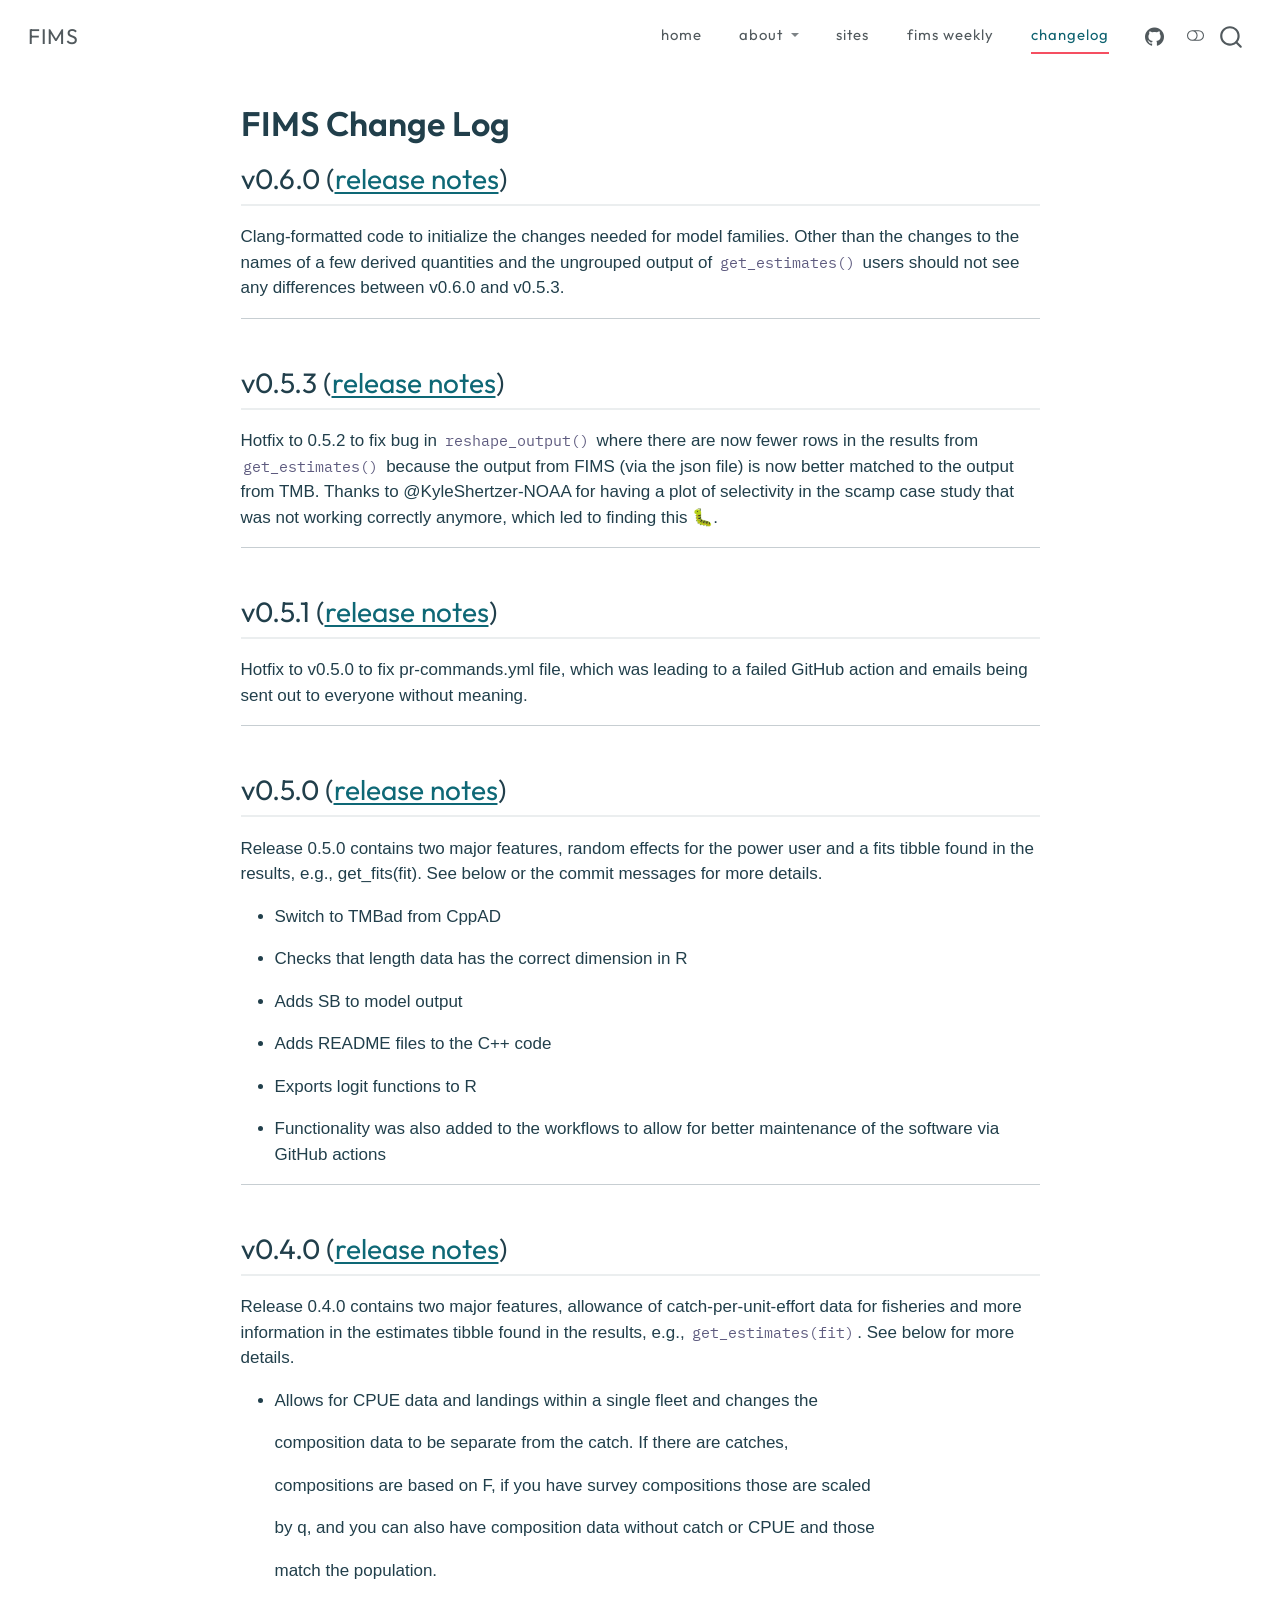
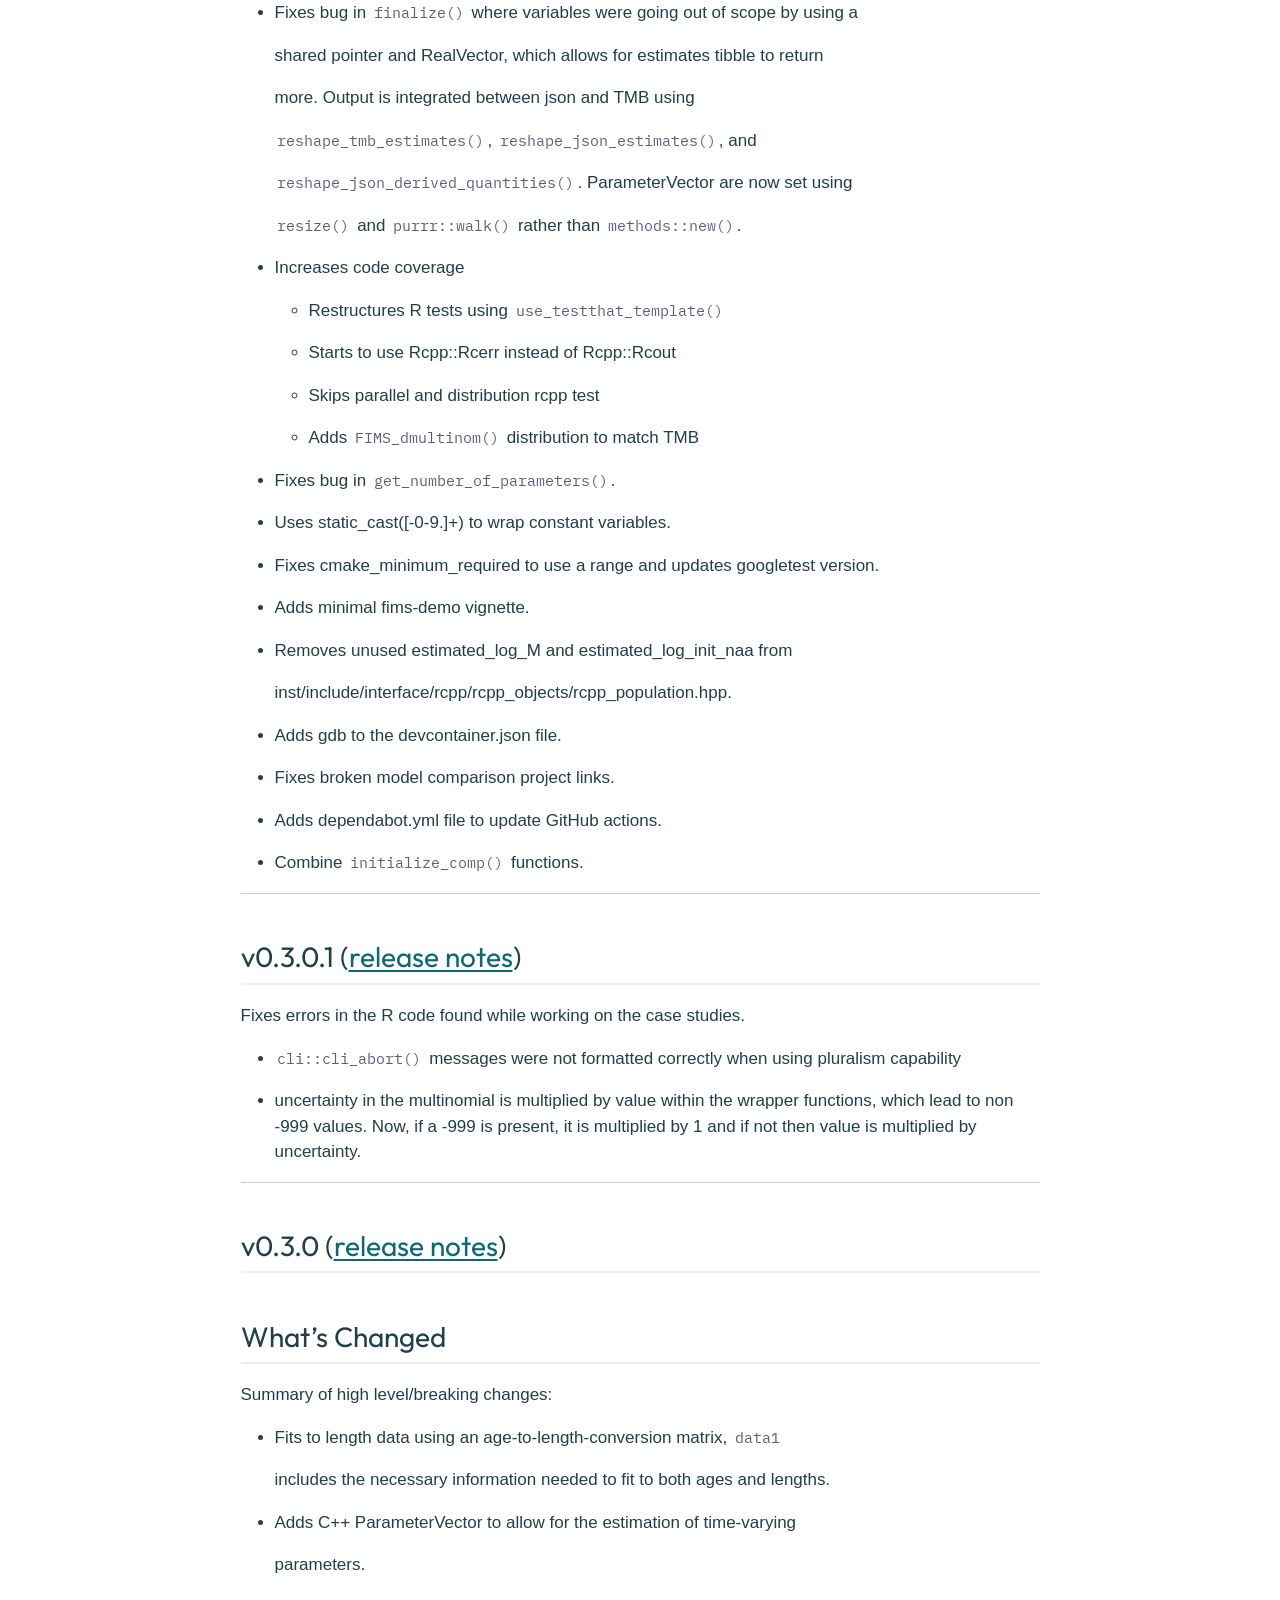
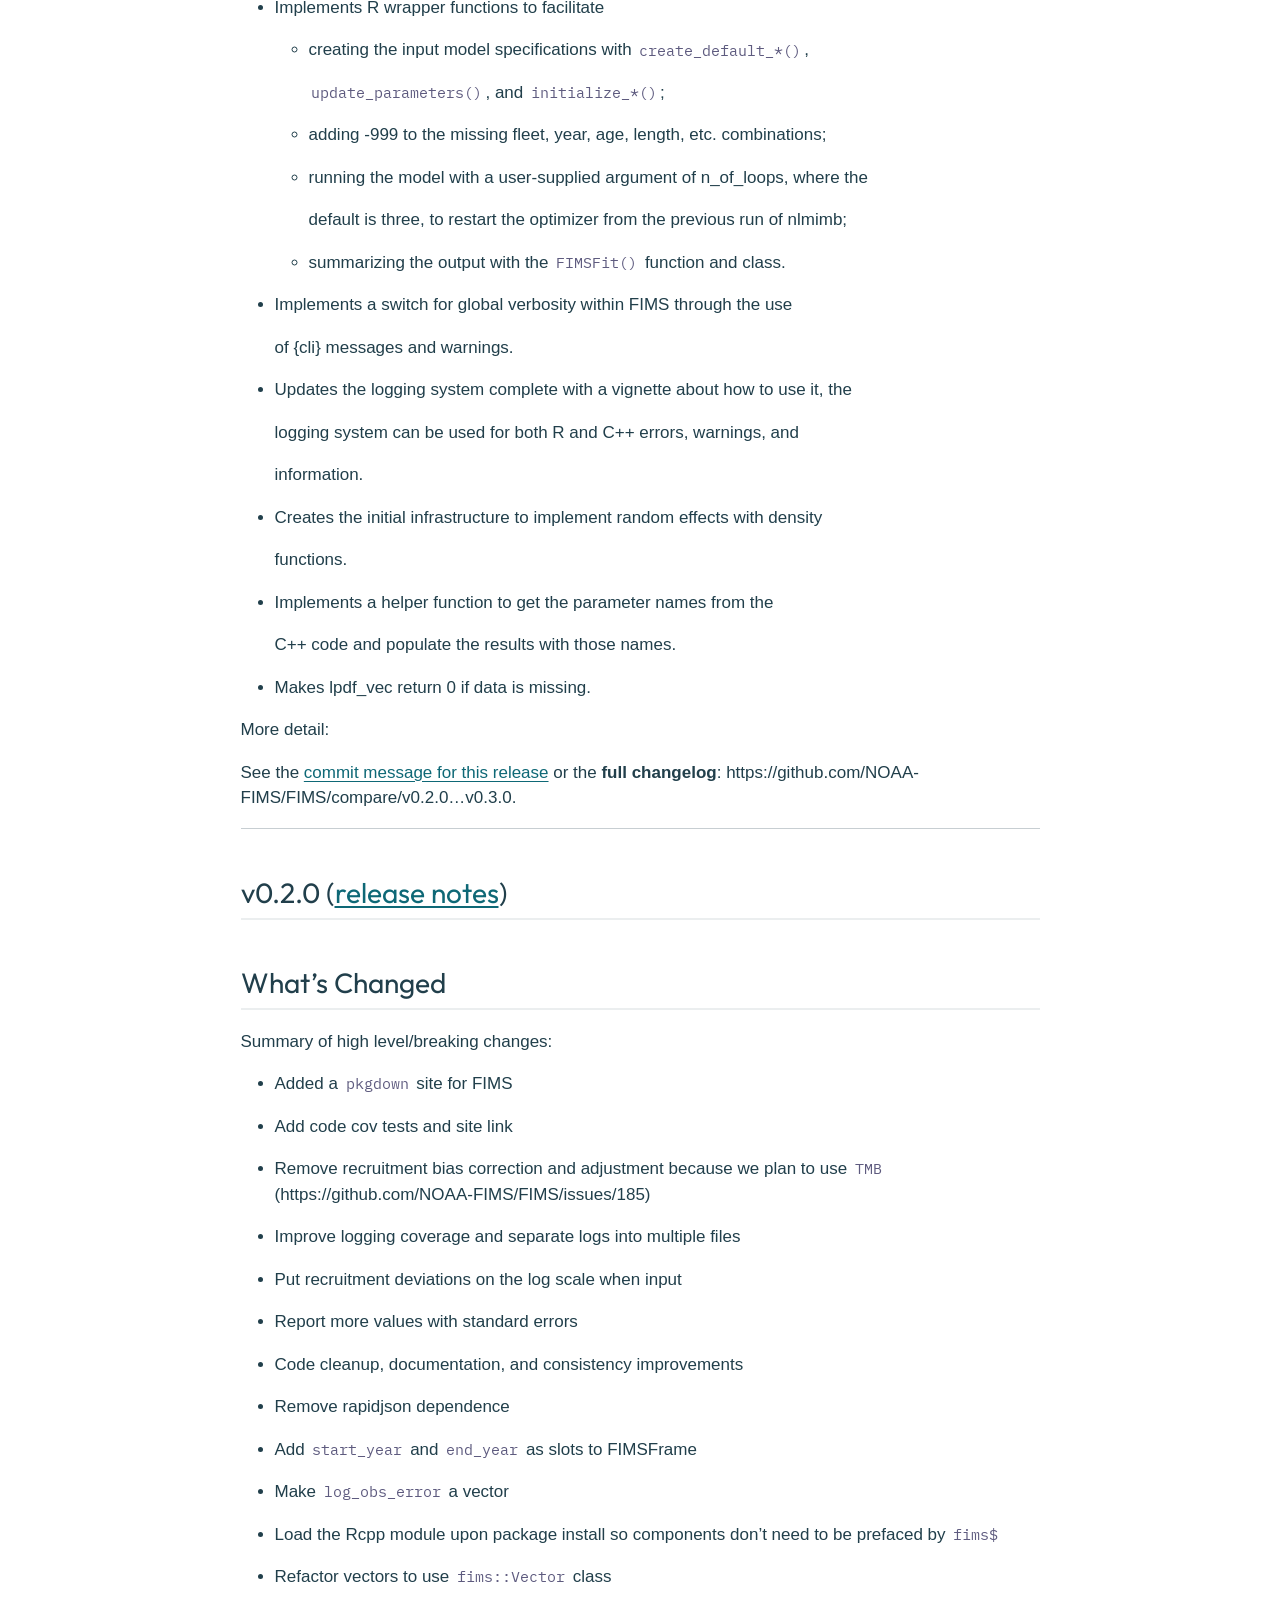
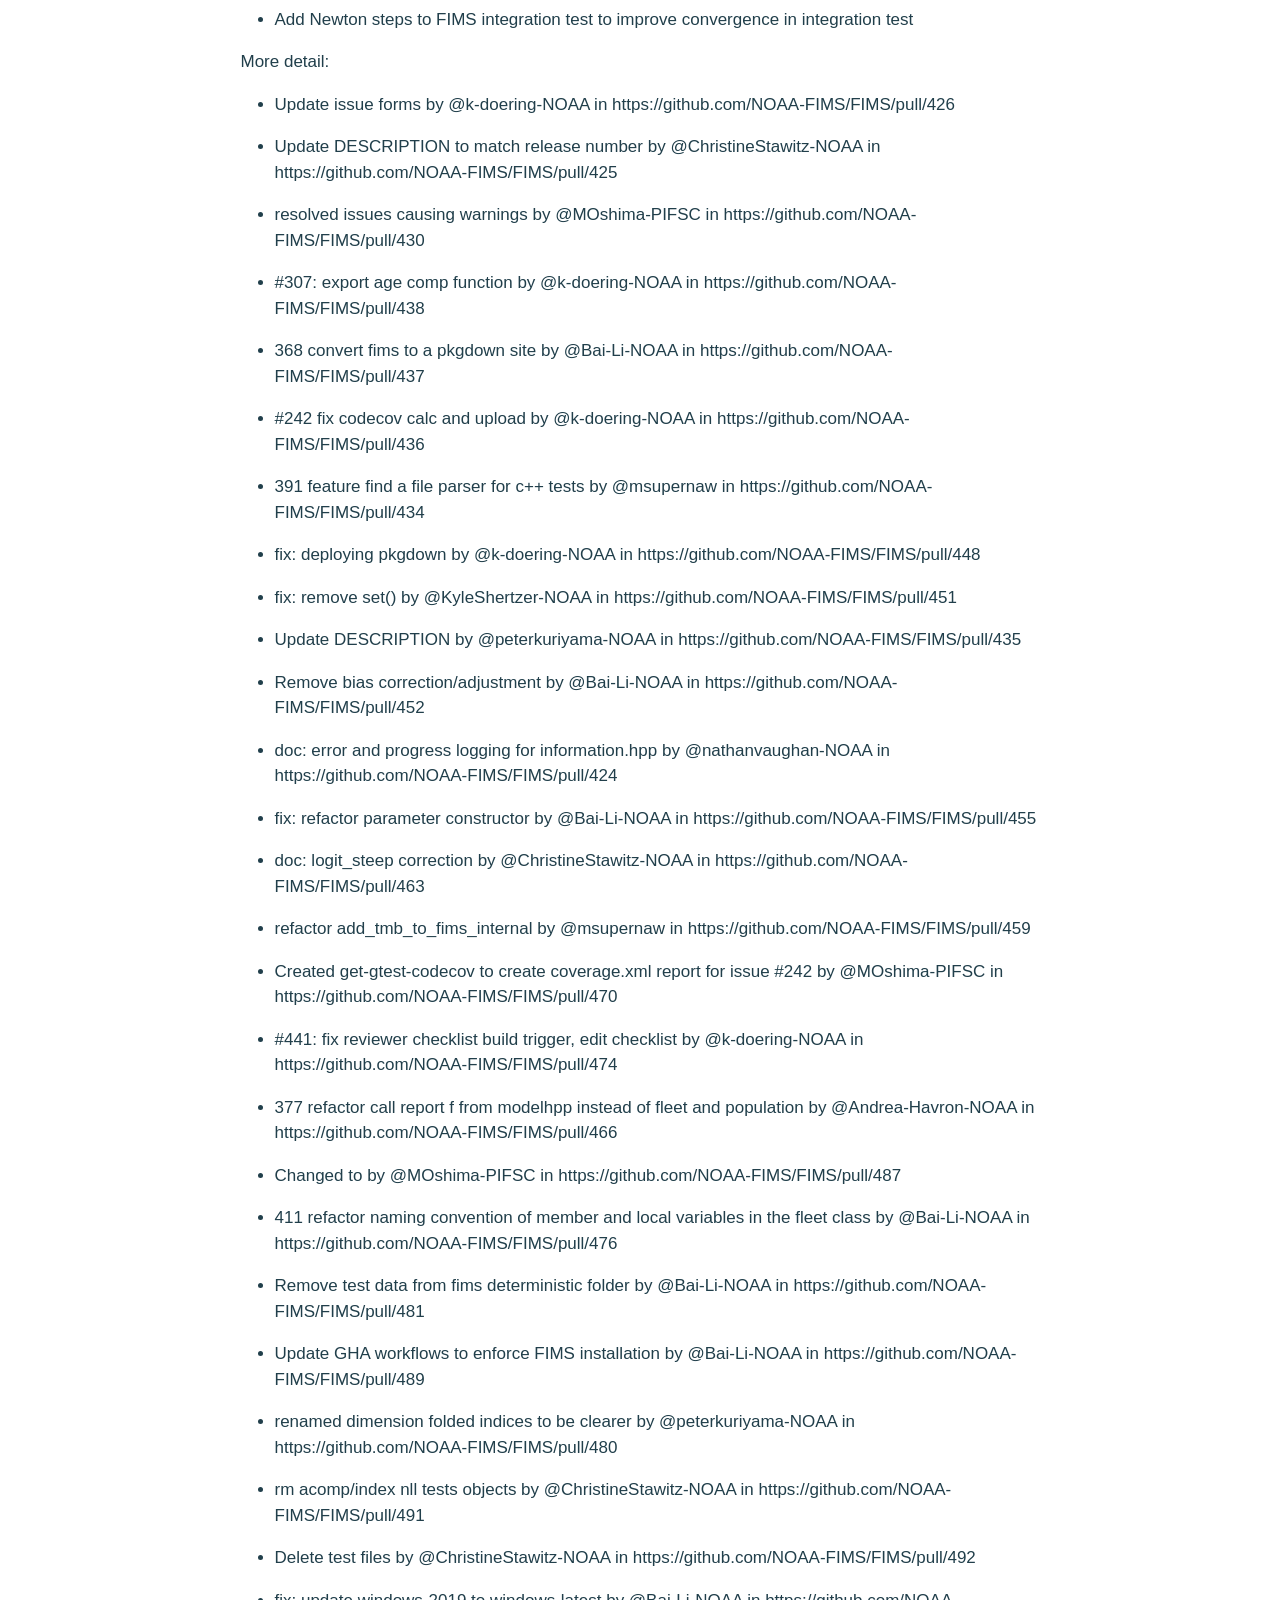
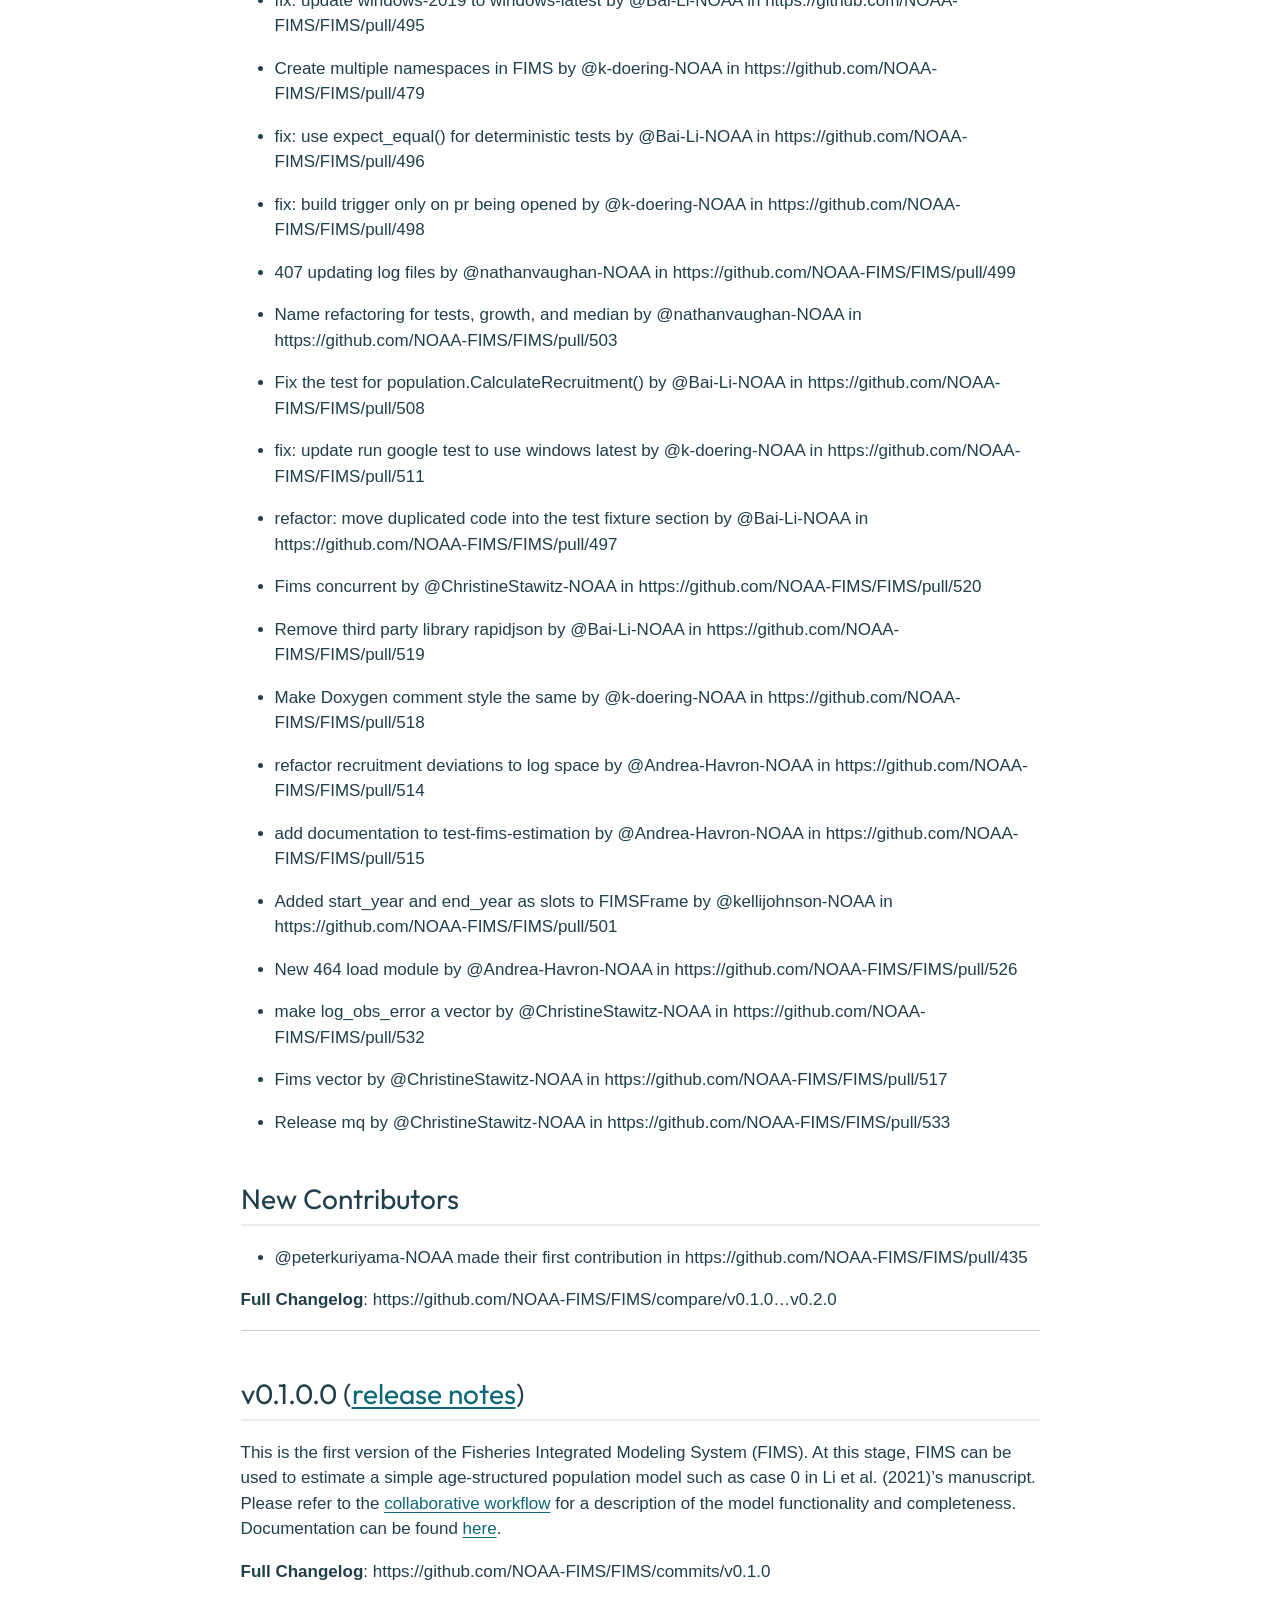
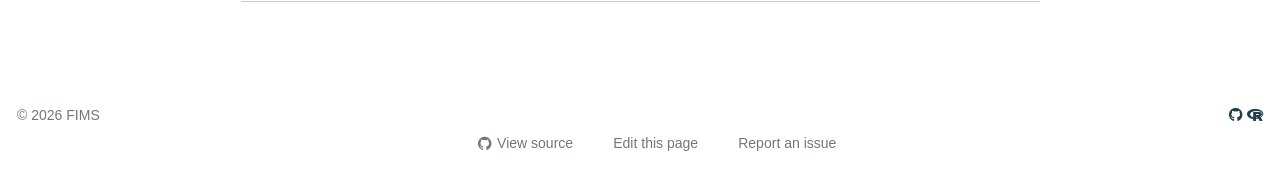
<file: FIMS_CHANGELOG.html>
<!DOCTYPE html>
<html xmlns="http://www.w3.org/1999/xhtml" lang="en" xml:lang="en"><head>

<meta charset="utf-8">
<meta name="generator" content="quarto-1.7.32">

<meta name="viewport" content="width=device-width, initial-scale=1.0, user-scalable=yes">


<title>FIMS Change Log – FIMS</title>
<style>
code{white-space: pre-wrap;}
span.smallcaps{font-variant: small-caps;}
div.columns{display: flex; gap: min(4vw, 1.5em);}
div.column{flex: auto; overflow-x: auto;}
div.hanging-indent{margin-left: 1.5em; text-indent: -1.5em;}
ul.task-list{list-style: none;}
ul.task-list li input[type="checkbox"] {
  width: 0.8em;
  margin: 0 0.8em 0.2em -1em; /* quarto-specific, see https://github.com/quarto-dev/quarto-cli/issues/4556 */ 
  vertical-align: middle;
}
</style>


<script src="site_libs/quarto-nav/quarto-nav.js"></script>
<script src="site_libs/quarto-nav/headroom.min.js"></script>
<script src="site_libs/clipboard/clipboard.min.js"></script>
<script src="site_libs/quarto-search/autocomplete.umd.js"></script>
<script src="site_libs/quarto-search/fuse.min.js"></script>
<script src="site_libs/quarto-search/quarto-search.js"></script>
<meta name="quarto:offset" content="./">
<script src="site_libs/quarto-html/quarto.js" type="module"></script>
<script src="site_libs/quarto-html/tabsets/tabsets.js" type="module"></script>
<script src="site_libs/quarto-html/popper.min.js"></script>
<script src="site_libs/quarto-html/tippy.umd.min.js"></script>
<script src="site_libs/quarto-html/anchor.min.js"></script>
<link href="site_libs/quarto-html/tippy.css" rel="stylesheet">
<link href="site_libs/quarto-html/quarto-syntax-highlighting-9d8943a0a3005986272e9d42f1364c54.css" rel="stylesheet" class="quarto-color-scheme" id="quarto-text-highlighting-styles">
<link href="site_libs/quarto-html/quarto-syntax-highlighting-dark-41d529a2e232d286364b918470bc7fdb.css" rel="stylesheet" class="quarto-color-scheme quarto-color-alternate" id="quarto-text-highlighting-styles">
<link href="site_libs/quarto-html/quarto-syntax-highlighting-9d8943a0a3005986272e9d42f1364c54.css" rel="stylesheet" class="quarto-color-scheme-extra" id="quarto-text-highlighting-styles">
<script src="site_libs/bootstrap/bootstrap.min.js"></script>
<link href="site_libs/bootstrap/bootstrap-icons.css" rel="stylesheet">
<link href="site_libs/bootstrap/bootstrap-a0b7d0f0e84f66219476955db08db446.min.css" rel="stylesheet" append-hash="true" class="quarto-color-scheme" id="quarto-bootstrap" data-mode="light">
<link href="site_libs/bootstrap/bootstrap-dark-17b7416e1dd1cbb45fd8e178ede7cd3c.min.css" rel="stylesheet" append-hash="true" class="quarto-color-scheme quarto-color-alternate" id="quarto-bootstrap" data-mode="dark">
<link href="site_libs/bootstrap/bootstrap-a0b7d0f0e84f66219476955db08db446.min.css" rel="stylesheet" append-hash="true" class="quarto-color-scheme-extra" id="quarto-bootstrap" data-mode="light">
<script id="quarto-search-options" type="application/json">{
  "location": "navbar",
  "copy-button": false,
  "collapse-after": 3,
  "panel-placement": "end",
  "type": "overlay",
  "limit": 50,
  "keyboard-shortcut": [
    "f",
    "/",
    "s"
  ],
  "show-item-context": false,
  "language": {
    "search-no-results-text": "No results",
    "search-matching-documents-text": "matching documents",
    "search-copy-link-title": "Copy link to search",
    "search-hide-matches-text": "Hide additional matches",
    "search-more-match-text": "more match in this document",
    "search-more-matches-text": "more matches in this document",
    "search-clear-button-title": "Clear",
    "search-text-placeholder": "",
    "search-detached-cancel-button-title": "Cancel",
    "search-submit-button-title": "Submit",
    "search-label": "Search"
  }
}</script>
<link rel="stylesheet" href="https://cdnjs.cloudflare.com/ajax/libs/font-awesome/6.4.2/css/all.min.css">
<link rel="stylesheet" href="https://cdn.jsdelivr.net/npm/bootstrap-icons@1.11.3/font/bootstrap-icons.css">
<script>
  window.addEventListener('DOMContentLoaded', function() {
    var year = new Date().getFullYear();
    var el = document.getElementById('copyright-year');
    if (el) el.textContent = '© ' + year;
  });
</script>


<link rel="stylesheet" href="_assets/panelset-extras.css">
<meta property="og:title" content="FIMS Change Log – FIMS">
<meta property="og:description" content="">
<meta property="og:site_name" content="FIMS">
</head>

<body class="nav-fixed fullcontent quarto-light"><script id="quarto-html-before-body" type="application/javascript">
    const toggleBodyColorMode = (bsSheetEl) => {
      const mode = bsSheetEl.getAttribute("data-mode");
      const bodyEl = window.document.querySelector("body");
      if (mode === "dark") {
        bodyEl.classList.add("quarto-dark");
        bodyEl.classList.remove("quarto-light");
      } else {
        bodyEl.classList.add("quarto-light");
        bodyEl.classList.remove("quarto-dark");
      }
    }
    const toggleBodyColorPrimary = () => {
      const bsSheetEl = window.document.querySelector("link#quarto-bootstrap:not([rel=disabled-stylesheet])");
      if (bsSheetEl) {
        toggleBodyColorMode(bsSheetEl);
      }
    }
    const setColorSchemeToggle = (alternate) => {
      const toggles = window.document.querySelectorAll('.quarto-color-scheme-toggle');
      for (let i=0; i < toggles.length; i++) {
        const toggle = toggles[i];
        if (toggle) {
          if (alternate) {
            toggle.classList.add("alternate");
          } else {
            toggle.classList.remove("alternate");
          }
        }
      }
    };
    const toggleColorMode = (alternate) => {
      // Switch the stylesheets
      const primaryStylesheets = window.document.querySelectorAll('link.quarto-color-scheme:not(.quarto-color-alternate)');
      const alternateStylesheets = window.document.querySelectorAll('link.quarto-color-scheme.quarto-color-alternate');
      manageTransitions('#quarto-margin-sidebar .nav-link', false);
      if (alternate) {
        // note: dark is layered on light, we don't disable primary!
        enableStylesheet(alternateStylesheets);
        for (const sheetNode of alternateStylesheets) {
          if (sheetNode.id === "quarto-bootstrap") {
            toggleBodyColorMode(sheetNode);
          }
        }
      } else {
        disableStylesheet(alternateStylesheets);
        enableStylesheet(primaryStylesheets)
        toggleBodyColorPrimary();
      }
      manageTransitions('#quarto-margin-sidebar .nav-link', true);
      // Switch the toggles
      setColorSchemeToggle(alternate)
      // Hack to workaround the fact that safari doesn't
      // properly recolor the scrollbar when toggling (#1455)
      if (navigator.userAgent.indexOf('Safari') > 0 && navigator.userAgent.indexOf('Chrome') == -1) {
        manageTransitions("body", false);
        window.scrollTo(0, 1);
        setTimeout(() => {
          window.scrollTo(0, 0);
          manageTransitions("body", true);
        }, 40);
      }
    }
    const disableStylesheet = (stylesheets) => {
      for (let i=0; i < stylesheets.length; i++) {
        const stylesheet = stylesheets[i];
        stylesheet.rel = 'disabled-stylesheet';
      }
    }
    const enableStylesheet = (stylesheets) => {
      for (let i=0; i < stylesheets.length; i++) {
        const stylesheet = stylesheets[i];
        if(stylesheet.rel !== 'stylesheet') { // for Chrome, which will still FOUC without this check
          stylesheet.rel = 'stylesheet';
        }
      }
    }
    const manageTransitions = (selector, allowTransitions) => {
      const els = window.document.querySelectorAll(selector);
      for (let i=0; i < els.length; i++) {
        const el = els[i];
        if (allowTransitions) {
          el.classList.remove('notransition');
        } else {
          el.classList.add('notransition');
        }
      }
    }
    const isFileUrl = () => {
      return window.location.protocol === 'file:';
    }
    const hasAlternateSentinel = () => {
      let styleSentinel = getColorSchemeSentinel();
      if (styleSentinel !== null) {
        return styleSentinel === "alternate";
      } else {
        return false;
      }
    }
    const setStyleSentinel = (alternate) => {
      const value = alternate ? "alternate" : "default";
      if (!isFileUrl()) {
        window.localStorage.setItem("quarto-color-scheme", value);
      } else {
        localAlternateSentinel = value;
      }
    }
    const getColorSchemeSentinel = () => {
      if (!isFileUrl()) {
        const storageValue = window.localStorage.getItem("quarto-color-scheme");
        return storageValue != null ? storageValue : localAlternateSentinel;
      } else {
        return localAlternateSentinel;
      }
    }
    const toggleGiscusIfUsed = (isAlternate, darkModeDefault) => {
      const baseTheme = document.querySelector('#giscus-base-theme')?.value ?? 'light';
      const alternateTheme = document.querySelector('#giscus-alt-theme')?.value ?? 'dark';
      let newTheme = '';
      if(authorPrefersDark) {
        newTheme = isAlternate ? baseTheme : alternateTheme;
      } else {
        newTheme = isAlternate ? alternateTheme : baseTheme;
      }
      const changeGiscusTheme = () => {
        // From: https://github.com/giscus/giscus/issues/336
        const sendMessage = (message) => {
          const iframe = document.querySelector('iframe.giscus-frame');
          if (!iframe) return;
          iframe.contentWindow.postMessage({ giscus: message }, 'https://giscus.app');
        }
        sendMessage({
          setConfig: {
            theme: newTheme
          }
        });
      }
      const isGiscussLoaded = window.document.querySelector('iframe.giscus-frame') !== null;
      if (isGiscussLoaded) {
        changeGiscusTheme();
      }
    };
    const authorPrefersDark = false;
    const darkModeDefault = authorPrefersDark;
      document.querySelector('link#quarto-text-highlighting-styles.quarto-color-scheme-extra').rel = 'disabled-stylesheet';
      document.querySelector('link#quarto-bootstrap.quarto-color-scheme-extra').rel = 'disabled-stylesheet';
    let localAlternateSentinel = darkModeDefault ? 'alternate' : 'default';
    // Dark / light mode switch
    window.quartoToggleColorScheme = () => {
      // Read the current dark / light value
      let toAlternate = !hasAlternateSentinel();
      toggleColorMode(toAlternate);
      setStyleSentinel(toAlternate);
      toggleGiscusIfUsed(toAlternate, darkModeDefault);
      window.dispatchEvent(new Event('resize'));
    };
    // Switch to dark mode if need be
    if (hasAlternateSentinel()) {
      toggleColorMode(true);
    } else {
      toggleColorMode(false);
    }
  </script>

<div id="quarto-search-results"></div>
  <header id="quarto-header" class="headroom fixed-top">
    <nav class="navbar navbar-expand-lg " data-bs-theme="dark">
      <div class="navbar-container container-fluid">
      <div class="navbar-brand-container mx-auto">
    <a class="navbar-brand" href="./index.html">
    <span class="navbar-title">FIMS</span>
    </a>
  </div>
            <div id="quarto-search" class="" title="Search"></div>
          <button class="navbar-toggler" type="button" data-bs-toggle="collapse" data-bs-target="#navbarCollapse" aria-controls="navbarCollapse" role="menu" aria-expanded="false" aria-label="Toggle navigation" onclick="if (window.quartoToggleHeadroom) { window.quartoToggleHeadroom(); }">
  <span class="navbar-toggler-icon"></span>
</button>
          <div class="collapse navbar-collapse" id="navbarCollapse">
            <ul class="navbar-nav navbar-nav-scroll ms-auto">
  <li class="nav-item">
    <a class="nav-link" href="./index.html"> 
<span class="menu-text">home</span></a>
  </li>  
  <li class="nav-item dropdown ">
    <a class="nav-link dropdown-toggle" href="#" id="nav-menu-about" role="link" data-bs-toggle="dropdown" aria-expanded="false">
 <span class="menu-text">about</span>
    </a>
    <ul class="dropdown-menu dropdown-menu-end" aria-labelledby="nav-menu-about">    
        <li>
    <a class="dropdown-item" href="./about/index.html">
 <span class="dropdown-text">about</span></a>
  </li>  
        <li>
    <a class="dropdown-item" href="./about/contributors.html">
 <span class="dropdown-text">fims team</span></a>
  </li>  
    </ul>
  </li>
  <li class="nav-item">
    <a class="nav-link" href="./sites/sites_index.html"> 
<span class="menu-text">sites</span></a>
  </li>  
  <li class="nav-item">
    <a class="nav-link" href="./fims-weekly/index.html"> 
<span class="menu-text">fims weekly</span></a>
  </li>  
  <li class="nav-item">
    <a class="nav-link active" href="./FIMS_CHANGELOG.html" aria-current="page"> 
<span class="menu-text">changelog</span></a>
  </li>  
  <li class="nav-item compact">
    <a class="nav-link" href="https://github.com/NOAA-FIMS"> <i class="bi bi-github" role="img">
</i> 
<span class="menu-text"></span></a>
  </li>  
</ul>
          </div> <!-- /navcollapse -->
            <div class="quarto-navbar-tools">
  <a href="" class="quarto-color-scheme-toggle quarto-navigation-tool  px-1" onclick="window.quartoToggleColorScheme(); return false;" title="Toggle dark mode"><i class="bi"></i></a>
</div>
      </div> <!-- /container-fluid -->
    </nav>
</header>
<!-- content -->
<div id="quarto-content" class="quarto-container page-columns page-rows-contents page-layout-article page-navbar">
<!-- sidebar -->
<!-- margin-sidebar -->
    
<!-- main -->
<main class="content" id="quarto-document-content">


<header id="title-block-header" class="quarto-title-block default">
<div class="quarto-title">
<h1 class="title">FIMS Change Log</h1>
</div>



<div class="quarto-title-meta">

    
  
    
  </div>
  


</header>


<section id="v0.6.0-release-notes" class="level2">
<h2 class="anchored" data-anchor-id="v0.6.0-release-notes">v0.6.0 (<a href="https://github.com/NOAA-FIMS/FIMS/releases/tag/v0.6.0">release notes</a>)</h2>
<p>Clang-formatted code to initialize the changes needed for model families. Other than the changes to the names of a few derived quantities and the ungrouped output of <code>get_estimates()</code> users should not see any differences between v0.6.0 and v0.5.3.</p>
<hr>
</section>
<section id="v0.5.3-release-notes" class="level2">
<h2 class="anchored" data-anchor-id="v0.5.3-release-notes">v0.5.3 (<a href="https://github.com/NOAA-FIMS/FIMS/releases/tag/v0.5.3">release notes</a>)</h2>
<p>Hotfix to 0.5.2 to fix bug in <code>reshape_output()</code> where there are now fewer rows in the results from <code>get_estimates()</code> because the output from FIMS (via the json file) is now better matched to the output from TMB. Thanks to <span class="citation" data-cites="KyleShertzer-NOAA">@KyleShertzer-NOAA</span> for having a plot of selectivity in the scamp case study that was not working correctly anymore, which led to finding this 🐛.</p>
<hr>
</section>
<section id="v0.5.1-release-notes" class="level2">
<h2 class="anchored" data-anchor-id="v0.5.1-release-notes">v0.5.1 (<a href="https://github.com/NOAA-FIMS/FIMS/releases/tag/v0.5.0.1">release notes</a>)</h2>
<p>Hotfix to v0.5.0 to fix pr-commands.yml file, which was leading to a failed GitHub action and emails being sent out to everyone without meaning.</p>
<hr>
</section>
<section id="v0.5.0-release-notes" class="level2">
<h2 class="anchored" data-anchor-id="v0.5.0-release-notes">v0.5.0 (<a href="https://github.com/NOAA-FIMS/FIMS/releases/tag/v0.5.0">release notes</a>)</h2>
<p>Release 0.5.0 contains two major features, random effects for the power user and a fits tibble found in the results, e.g., get_fits(fit). See below or the commit messages for more details.</p>
<ul>
<li><p>Switch to TMBad from CppAD</p></li>
<li><p>Checks that length data has the correct dimension in R</p></li>
<li><p>Adds SB to model output</p></li>
<li><p>Adds README files to the C++ code</p></li>
<li><p>Exports logit functions to R</p></li>
<li><p>Functionality was also added to the workflows to allow for better maintenance of the software via GitHub actions</p></li>
</ul>
<hr>
</section>
<section id="v0.4.0-release-notes" class="level2">
<h2 class="anchored" data-anchor-id="v0.4.0-release-notes">v0.4.0 (<a href="https://github.com/NOAA-FIMS/FIMS/releases/tag/v0.4.0">release notes</a>)</h2>
<p>Release 0.4.0 contains two major features, allowance of catch-per-unit-effort data for fisheries and more information in the estimates tibble found in the results, e.g., <code>get_estimates(fit)</code>. See below for more details.</p>
<ul>
<li><p>Allows for CPUE data and landings within a single fleet and changes the</p>
<p>composition data to be separate from the catch. If there are catches,</p>
<p>compositions are based on F, if you have survey compositions those are scaled</p>
<p>by q, and you can also have composition data without catch or CPUE and those</p>
<p>match the population.</p></li>
<li><p>Fixes bug in <code>finalize()</code> where variables were going out of scope by using a</p>
<p>shared pointer and RealVector, which allows for estimates tibble to return</p>
<p>more. Output is integrated between json and TMB using</p>
<p><code>reshape_tmb_estimates()</code>, <code>reshape_json_estimates()</code>, and</p>
<p><code>reshape_json_derived_quantities()</code>. ParameterVector are now set using</p>
<p><code>resize()</code> and <code>purrr::walk()</code> rather than <code>methods::new()</code>.</p></li>
<li><p>Increases code coverage</p>
<ul>
<li><p>Restructures R tests using <code>use_testthat_template()</code></p></li>
<li><p>Starts to use Rcpp::Rcerr instead of Rcpp::Rcout</p></li>
<li><p>Skips parallel and distribution rcpp test</p></li>
<li><p>Adds <code>FIMS_dmultinom()</code> distribution to match TMB</p></li>
</ul></li>
<li><p>Fixes bug in <code>get_number_of_parameters()</code>.</p></li>
<li><p>Uses static_cast<type>([-0-9.]+) to wrap constant variables.</type></p></li>
<li><p>Fixes cmake_minimum_required to use a range and updates googletest version.</p></li>
<li><p>Adds minimal fims-demo vignette.</p></li>
<li><p>Removes unused estimated_log_M and estimated_log_init_naa from</p>
<p>inst/include/interface/rcpp/rcpp_objects/rcpp_population.hpp.</p></li>
<li><p>Adds gdb to the devcontainer.json file.</p></li>
<li><p>Fixes broken model comparison project links.</p></li>
<li><p>Adds dependabot.yml file to update GitHub actions.</p></li>
<li><p>Combine <code>initialize_comp()</code> functions.</p></li>
</ul>
<hr>
</section>
<section id="v0.3.0.1-release-notes" class="level2">
<h2 class="anchored" data-anchor-id="v0.3.0.1-release-notes">v0.3.0.1 (<a href="https://github.com/NOAA-FIMS/FIMS/releases/tag/v0.3.0.1">release notes</a>)</h2>
<p>Fixes errors in the R code found while working on the case studies.</p>
<ul>
<li><p><code>cli::cli_abort()</code> messages were not formatted correctly when using pluralism capability</p></li>
<li><p>uncertainty in the multinomial is multiplied by value within the wrapper functions, which lead to non -999 values. Now, if a -999 is present, it is multiplied by 1 and if not then value is multiplied by uncertainty.</p></li>
</ul>
<hr>
</section>
<section id="v0.3.0-release-notes" class="level2">
<h2 class="anchored" data-anchor-id="v0.3.0-release-notes">v0.3.0 (<a href="https://github.com/NOAA-FIMS/FIMS/releases/tag/v0.3.0">release notes</a>)</h2>
</section>
<section id="whats-changed" class="level2">
<h2 class="anchored" data-anchor-id="whats-changed">What’s Changed</h2>
<p>Summary of high level/breaking changes:</p>
<ul>
<li><p>Fits to length data using an age-to-length-conversion matrix, <code>data1</code></p>
<p>includes the necessary information needed to fit to both ages and lengths.</p></li>
<li><p>Adds C++ ParameterVector to allow for the estimation of time-varying</p>
<p>parameters.</p></li>
<li><p>Implements R wrapper functions to facilitate</p>
<ul>
<li><p>creating the input model specifications with <code>create_default_*()</code>,</p>
<p><code>update_parameters()</code>, and <code>initialize_*()</code>;</p></li>
<li><p>adding -999 to the missing fleet, year, age, length, etc. combinations;</p></li>
<li><p>running the model with a user-supplied argument of n_of_loops, where the</p>
<p>default is three, to restart the optimizer from the previous run of nlmimb;</p></li>
<li><p>summarizing the output with the <code>FIMSFit()</code> function and class.</p></li>
</ul></li>
<li><p>Implements a switch for global verbosity within FIMS through the use</p>
<p>of {cli} messages and warnings.</p></li>
<li><p>Updates the logging system complete with a vignette about how to use it, the</p>
<p>logging system can be used for both R and C++ errors, warnings, and</p>
<p>information.</p></li>
<li><p>Creates the initial infrastructure to implement random effects with density</p>
<p>functions.</p></li>
<li><p>Implements a helper function to get the parameter names from the</p>
<p>C++ code and populate the results with those names.</p></li>
<li><p>Makes lpdf_vec return 0 if data is missing.</p></li>
</ul>
<p>More detail:</p>
<p>See the <a href="https://github.com/NOAA-FIMS/FIMS/commit/2338d23eda72676ba3ac79dc8007ecec600979a6">commit message for this release</a> or the <strong>full changelog</strong>: https://github.com/NOAA-FIMS/FIMS/compare/v0.2.0…v0.3.0.</p>
<hr>
</section>
<section id="v0.2.0-release-notes" class="level2">
<h2 class="anchored" data-anchor-id="v0.2.0-release-notes">v0.2.0 (<a href="https://github.com/NOAA-FIMS/FIMS/releases/tag/v0.2.0">release notes</a>)</h2>
</section>
<section id="whats-changed-1" class="level2">
<h2 class="anchored" data-anchor-id="whats-changed-1">What’s Changed</h2>
<p>Summary of high level/breaking changes:</p>
<ul>
<li><p>Added a <code>pkgdown</code> site for FIMS</p></li>
<li><p>Add code cov tests and site link</p></li>
<li><p>Remove recruitment bias correction and adjustment because we plan to use <code>TMB</code> (https://github.com/NOAA-FIMS/FIMS/issues/185)</p></li>
<li><p>Improve logging coverage and separate logs into multiple files</p></li>
<li><p>Put recruitment deviations on the log scale when input</p></li>
<li><p>Report more values with standard errors</p></li>
<li><p>Code cleanup, documentation, and consistency improvements</p></li>
<li><p>Remove rapidjson dependence</p></li>
<li><p>Add <code>start_year</code> and <code>end_year</code> as slots to FIMSFrame</p></li>
<li><p>Make <code>log_obs_error</code> a vector</p></li>
<li><p>Load the Rcpp module upon package install so components don’t need to be prefaced by <code>fims$</code></p></li>
<li><p>Refactor vectors to use <code>fims::Vector</code> class</p></li>
<li><p>Add Newton steps to FIMS integration test to improve convergence in integration test</p></li>
</ul>
<p>More detail:</p>
<ul>
<li><p>Update issue forms by <span class="citation" data-cites="k-doering-NOAA">@k-doering-NOAA</span> in https://github.com/NOAA-FIMS/FIMS/pull/426</p></li>
<li><p>Update DESCRIPTION to match release number by <span class="citation" data-cites="ChristineStawitz-NOAA">@ChristineStawitz-NOAA</span> in https://github.com/NOAA-FIMS/FIMS/pull/425</p></li>
<li><p>resolved issues causing warnings by <span class="citation" data-cites="MOshima-PIFSC">@MOshima-PIFSC</span> in https://github.com/NOAA-FIMS/FIMS/pull/430</p></li>
<li><p>#307: export age comp function by <span class="citation" data-cites="k-doering-NOAA">@k-doering-NOAA</span> in https://github.com/NOAA-FIMS/FIMS/pull/438</p></li>
<li><p>368 convert fims to a pkgdown site by <span class="citation" data-cites="Bai-Li-NOAA">@Bai-Li-NOAA</span> in https://github.com/NOAA-FIMS/FIMS/pull/437</p></li>
<li><p>#242 fix codecov calc and upload by <span class="citation" data-cites="k-doering-NOAA">@k-doering-NOAA</span> in https://github.com/NOAA-FIMS/FIMS/pull/436</p></li>
<li><p>391 feature find a file parser for c++ tests by <span class="citation" data-cites="msupernaw">@msupernaw</span> in https://github.com/NOAA-FIMS/FIMS/pull/434</p></li>
<li><p>fix: deploying pkgdown by <span class="citation" data-cites="k-doering-NOAA">@k-doering-NOAA</span> in https://github.com/NOAA-FIMS/FIMS/pull/448</p></li>
<li><p>fix: remove set() by <span class="citation" data-cites="KyleShertzer-NOAA">@KyleShertzer-NOAA</span> in https://github.com/NOAA-FIMS/FIMS/pull/451</p></li>
<li><p>Update DESCRIPTION by <span class="citation" data-cites="peterkuriyama-NOAA">@peterkuriyama-NOAA</span> in https://github.com/NOAA-FIMS/FIMS/pull/435</p></li>
<li><p>Remove bias correction/adjustment by <span class="citation" data-cites="Bai-Li-NOAA">@Bai-Li-NOAA</span> in https://github.com/NOAA-FIMS/FIMS/pull/452</p></li>
<li><p>doc: error and progress logging for information.hpp by <span class="citation" data-cites="nathanvaughan-NOAA">@nathanvaughan-NOAA</span> in https://github.com/NOAA-FIMS/FIMS/pull/424</p></li>
<li><p>fix: refactor parameter constructor by <span class="citation" data-cites="Bai-Li-NOAA">@Bai-Li-NOAA</span> in https://github.com/NOAA-FIMS/FIMS/pull/455</p></li>
<li><p>doc: logit_steep correction by <span class="citation" data-cites="ChristineStawitz-NOAA">@ChristineStawitz-NOAA</span> in https://github.com/NOAA-FIMS/FIMS/pull/463</p></li>
<li><p>refactor add_tmb_to_fims_internal by <span class="citation" data-cites="msupernaw">@msupernaw</span> in https://github.com/NOAA-FIMS/FIMS/pull/459</p></li>
<li><p>Created get-gtest-codecov to create coverage.xml report for issue #242 by <span class="citation" data-cites="MOshima-PIFSC">@MOshima-PIFSC</span> in https://github.com/NOAA-FIMS/FIMS/pull/470</p></li>
<li><p>#441: fix reviewer checklist build trigger, edit checklist by <span class="citation" data-cites="k-doering-NOAA">@k-doering-NOAA</span> in https://github.com/NOAA-FIMS/FIMS/pull/474</p></li>
<li><p>377 refactor call report f from modelhpp instead of fleet and population by <span class="citation" data-cites="Andrea-Havron-NOAA">@Andrea-Havron-NOAA</span> in https://github.com/NOAA-FIMS/FIMS/pull/466</p></li>
<li><p>Changed <t> to <type> by <span class="citation" data-cites="MOshima-PIFSC">@MOshima-PIFSC</span> in https://github.com/NOAA-FIMS/FIMS/pull/487</type></t></p></li>
<li><p>411 refactor naming convention of member and local variables in the fleet class by <span class="citation" data-cites="Bai-Li-NOAA">@Bai-Li-NOAA</span> in https://github.com/NOAA-FIMS/FIMS/pull/476</p></li>
<li><p>Remove test data from fims deterministic folder by <span class="citation" data-cites="Bai-Li-NOAA">@Bai-Li-NOAA</span> in https://github.com/NOAA-FIMS/FIMS/pull/481</p></li>
<li><p>Update GHA workflows to enforce FIMS installation by <span class="citation" data-cites="Bai-Li-NOAA">@Bai-Li-NOAA</span> in https://github.com/NOAA-FIMS/FIMS/pull/489</p></li>
<li><p>renamed dimension folded indices to be clearer by <span class="citation" data-cites="peterkuriyama-NOAA">@peterkuriyama-NOAA</span> in https://github.com/NOAA-FIMS/FIMS/pull/480</p></li>
<li><p>rm acomp/index nll tests objects by <span class="citation" data-cites="ChristineStawitz-NOAA">@ChristineStawitz-NOAA</span> in https://github.com/NOAA-FIMS/FIMS/pull/491</p></li>
<li><p>Delete test files by <span class="citation" data-cites="ChristineStawitz-NOAA">@ChristineStawitz-NOAA</span> in https://github.com/NOAA-FIMS/FIMS/pull/492</p></li>
<li><p>fix: update windows-2019 to windows-latest by <span class="citation" data-cites="Bai-Li-NOAA">@Bai-Li-NOAA</span> in https://github.com/NOAA-FIMS/FIMS/pull/495</p></li>
<li><p>Create multiple namespaces in FIMS by <span class="citation" data-cites="k-doering-NOAA">@k-doering-NOAA</span> in https://github.com/NOAA-FIMS/FIMS/pull/479</p></li>
<li><p>fix: use expect_equal() for deterministic tests by <span class="citation" data-cites="Bai-Li-NOAA">@Bai-Li-NOAA</span> in https://github.com/NOAA-FIMS/FIMS/pull/496</p></li>
<li><p>fix: build trigger only on pr being opened by <span class="citation" data-cites="k-doering-NOAA">@k-doering-NOAA</span> in https://github.com/NOAA-FIMS/FIMS/pull/498</p></li>
<li><p>407 updating log files by <span class="citation" data-cites="nathanvaughan-NOAA">@nathanvaughan-NOAA</span> in https://github.com/NOAA-FIMS/FIMS/pull/499</p></li>
<li><p>Name refactoring for tests, growth, and median by <span class="citation" data-cites="nathanvaughan-NOAA">@nathanvaughan-NOAA</span> in https://github.com/NOAA-FIMS/FIMS/pull/503</p></li>
<li><p>Fix the test for population.CalculateRecruitment() by <span class="citation" data-cites="Bai-Li-NOAA">@Bai-Li-NOAA</span> in https://github.com/NOAA-FIMS/FIMS/pull/508</p></li>
<li><p>fix: update run google test to use windows latest by <span class="citation" data-cites="k-doering-NOAA">@k-doering-NOAA</span> in https://github.com/NOAA-FIMS/FIMS/pull/511</p></li>
<li><p>refactor: move duplicated code into the test fixture section by <span class="citation" data-cites="Bai-Li-NOAA">@Bai-Li-NOAA</span> in https://github.com/NOAA-FIMS/FIMS/pull/497</p></li>
<li><p>Fims concurrent by <span class="citation" data-cites="ChristineStawitz-NOAA">@ChristineStawitz-NOAA</span> in https://github.com/NOAA-FIMS/FIMS/pull/520</p></li>
<li><p>Remove third party library rapidjson by <span class="citation" data-cites="Bai-Li-NOAA">@Bai-Li-NOAA</span> in https://github.com/NOAA-FIMS/FIMS/pull/519</p></li>
<li><p>Make Doxygen comment style the same by <span class="citation" data-cites="k-doering-NOAA">@k-doering-NOAA</span> in https://github.com/NOAA-FIMS/FIMS/pull/518</p></li>
<li><p>refactor recruitment deviations to log space by <span class="citation" data-cites="Andrea-Havron-NOAA">@Andrea-Havron-NOAA</span> in https://github.com/NOAA-FIMS/FIMS/pull/514</p></li>
<li><p>add documentation to test-fims-estimation by <span class="citation" data-cites="Andrea-Havron-NOAA">@Andrea-Havron-NOAA</span> in https://github.com/NOAA-FIMS/FIMS/pull/515</p></li>
<li><p>Added start_year and end_year as slots to FIMSFrame by <span class="citation" data-cites="kellijohnson-NOAA">@kellijohnson-NOAA</span> in https://github.com/NOAA-FIMS/FIMS/pull/501</p></li>
<li><p>New 464 load module by <span class="citation" data-cites="Andrea-Havron-NOAA">@Andrea-Havron-NOAA</span> in https://github.com/NOAA-FIMS/FIMS/pull/526</p></li>
<li><p>make log_obs_error a vector by <span class="citation" data-cites="ChristineStawitz-NOAA">@ChristineStawitz-NOAA</span> in https://github.com/NOAA-FIMS/FIMS/pull/532</p></li>
<li><p>Fims vector by <span class="citation" data-cites="ChristineStawitz-NOAA">@ChristineStawitz-NOAA</span> in https://github.com/NOAA-FIMS/FIMS/pull/517</p></li>
<li><p>Release mq by <span class="citation" data-cites="ChristineStawitz-NOAA">@ChristineStawitz-NOAA</span> in https://github.com/NOAA-FIMS/FIMS/pull/533</p></li>
</ul>
</section>
<section id="new-contributors" class="level2">
<h2 class="anchored" data-anchor-id="new-contributors">New Contributors</h2>
<ul>
<li><span class="citation" data-cites="peterkuriyama-NOAA">@peterkuriyama-NOAA</span> made their first contribution in https://github.com/NOAA-FIMS/FIMS/pull/435</li>
</ul>
<p><strong>Full Changelog</strong>: https://github.com/NOAA-FIMS/FIMS/compare/v0.1.0…v0.2.0</p>
<hr>
</section>
<section id="v0.1.0.0-release-notes" class="level2">
<h2 class="anchored" data-anchor-id="v0.1.0.0-release-notes">v0.1.0.0 (<a href="https://github.com/NOAA-FIMS/FIMS/releases/tag/v0.1.0">release notes</a>)</h2>
<p>This is the first version of the Fisheries Integrated Modeling System (FIMS). At this stage, FIMS can be used to estimate a simple age-structured population model such as case 0 in Li et al.&nbsp;(2021)’s manuscript. Please refer to the <a href="https://noaa-fims.github.io/collaborative_workflow/">collaborative workflow</a> for a description of the model functionality and completeness. Documentation can be found <a href="https://noaa-fims.github.io/FIMS-docs/">here</a>.</p>
<p><strong>Full Changelog</strong>: https://github.com/NOAA-FIMS/FIMS/commits/v0.1.0</p>
<hr>


</section>

</main> <!-- /main -->
<script id="quarto-html-after-body" type="application/javascript">
  window.document.addEventListener("DOMContentLoaded", function (event) {
    // Ensure there is a toggle, if there isn't float one in the top right
    if (window.document.querySelector('.quarto-color-scheme-toggle') === null) {
      const a = window.document.createElement('a');
      a.classList.add('top-right');
      a.classList.add('quarto-color-scheme-toggle');
      a.href = "";
      a.onclick = function() { try { window.quartoToggleColorScheme(); } catch {} return false; };
      const i = window.document.createElement("i");
      i.classList.add('bi');
      a.appendChild(i);
      window.document.body.appendChild(a);
    }
    setColorSchemeToggle(hasAlternateSentinel())
    const icon = "";
    const anchorJS = new window.AnchorJS();
    anchorJS.options = {
      placement: 'right',
      icon: icon
    };
    anchorJS.add('.anchored');
    const isCodeAnnotation = (el) => {
      for (const clz of el.classList) {
        if (clz.startsWith('code-annotation-')) {                     
          return true;
        }
      }
      return false;
    }
    const onCopySuccess = function(e) {
      // button target
      const button = e.trigger;
      // don't keep focus
      button.blur();
      // flash "checked"
      button.classList.add('code-copy-button-checked');
      var currentTitle = button.getAttribute("title");
      button.setAttribute("title", "Copied!");
      let tooltip;
      if (window.bootstrap) {
        button.setAttribute("data-bs-toggle", "tooltip");
        button.setAttribute("data-bs-placement", "left");
        button.setAttribute("data-bs-title", "Copied!");
        tooltip = new bootstrap.Tooltip(button, 
          { trigger: "manual", 
            customClass: "code-copy-button-tooltip",
            offset: [0, -8]});
        tooltip.show();    
      }
      setTimeout(function() {
        if (tooltip) {
          tooltip.hide();
          button.removeAttribute("data-bs-title");
          button.removeAttribute("data-bs-toggle");
          button.removeAttribute("data-bs-placement");
        }
        button.setAttribute("title", currentTitle);
        button.classList.remove('code-copy-button-checked');
      }, 1000);
      // clear code selection
      e.clearSelection();
    }
    const getTextToCopy = function(trigger) {
        const codeEl = trigger.previousElementSibling.cloneNode(true);
        for (const childEl of codeEl.children) {
          if (isCodeAnnotation(childEl)) {
            childEl.remove();
          }
        }
        return codeEl.innerText;
    }
    const clipboard = new window.ClipboardJS('.code-copy-button:not([data-in-quarto-modal])', {
      text: getTextToCopy
    });
    clipboard.on('success', onCopySuccess);
    if (window.document.getElementById('quarto-embedded-source-code-modal')) {
      const clipboardModal = new window.ClipboardJS('.code-copy-button[data-in-quarto-modal]', {
        text: getTextToCopy,
        container: window.document.getElementById('quarto-embedded-source-code-modal')
      });
      clipboardModal.on('success', onCopySuccess);
    }
      var localhostRegex = new RegExp(/^(?:http|https):\/\/localhost\:?[0-9]*\//);
      var mailtoRegex = new RegExp(/^mailto:/);
        var filterRegex = new RegExp("https:\/\/e-perl-noaa\.github\.io\/fims-website-test");
      var isInternal = (href) => {
          return filterRegex.test(href) || localhostRegex.test(href) || mailtoRegex.test(href);
      }
      // Inspect non-navigation links and adorn them if external
     var links = window.document.querySelectorAll('a[href]:not(.nav-link):not(.navbar-brand):not(.toc-action):not(.sidebar-link):not(.sidebar-item-toggle):not(.pagination-link):not(.no-external):not([aria-hidden]):not(.dropdown-item):not(.quarto-navigation-tool):not(.about-link)');
      for (var i=0; i<links.length; i++) {
        const link = links[i];
        if (!isInternal(link.href)) {
          // undo the damage that might have been done by quarto-nav.js in the case of
          // links that we want to consider external
          if (link.dataset.originalHref !== undefined) {
            link.href = link.dataset.originalHref;
          }
        }
      }
    function tippyHover(el, contentFn, onTriggerFn, onUntriggerFn) {
      const config = {
        allowHTML: true,
        maxWidth: 500,
        delay: 100,
        arrow: false,
        appendTo: function(el) {
            return el.parentElement;
        },
        interactive: true,
        interactiveBorder: 10,
        theme: 'quarto',
        placement: 'bottom-start',
      };
      if (contentFn) {
        config.content = contentFn;
      }
      if (onTriggerFn) {
        config.onTrigger = onTriggerFn;
      }
      if (onUntriggerFn) {
        config.onUntrigger = onUntriggerFn;
      }
      window.tippy(el, config); 
    }
    const noterefs = window.document.querySelectorAll('a[role="doc-noteref"]');
    for (var i=0; i<noterefs.length; i++) {
      const ref = noterefs[i];
      tippyHover(ref, function() {
        // use id or data attribute instead here
        let href = ref.getAttribute('data-footnote-href') || ref.getAttribute('href');
        try { href = new URL(href).hash; } catch {}
        const id = href.replace(/^#\/?/, "");
        const note = window.document.getElementById(id);
        if (note) {
          return note.innerHTML;
        } else {
          return "";
        }
      });
    }
    const xrefs = window.document.querySelectorAll('a.quarto-xref');
    const processXRef = (id, note) => {
      // Strip column container classes
      const stripColumnClz = (el) => {
        el.classList.remove("page-full", "page-columns");
        if (el.children) {
          for (const child of el.children) {
            stripColumnClz(child);
          }
        }
      }
      stripColumnClz(note)
      if (id === null || id.startsWith('sec-')) {
        // Special case sections, only their first couple elements
        const container = document.createElement("div");
        if (note.children && note.children.length > 2) {
          container.appendChild(note.children[0].cloneNode(true));
          for (let i = 1; i < note.children.length; i++) {
            const child = note.children[i];
            if (child.tagName === "P" && child.innerText === "") {
              continue;
            } else {
              container.appendChild(child.cloneNode(true));
              break;
            }
          }
          if (window.Quarto?.typesetMath) {
            window.Quarto.typesetMath(container);
          }
          return container.innerHTML
        } else {
          if (window.Quarto?.typesetMath) {
            window.Quarto.typesetMath(note);
          }
          return note.innerHTML;
        }
      } else {
        // Remove any anchor links if they are present
        const anchorLink = note.querySelector('a.anchorjs-link');
        if (anchorLink) {
          anchorLink.remove();
        }
        if (window.Quarto?.typesetMath) {
          window.Quarto.typesetMath(note);
        }
        if (note.classList.contains("callout")) {
          return note.outerHTML;
        } else {
          return note.innerHTML;
        }
      }
    }
    for (var i=0; i<xrefs.length; i++) {
      const xref = xrefs[i];
      tippyHover(xref, undefined, function(instance) {
        instance.disable();
        let url = xref.getAttribute('href');
        let hash = undefined; 
        if (url.startsWith('#')) {
          hash = url;
        } else {
          try { hash = new URL(url).hash; } catch {}
        }
        if (hash) {
          const id = hash.replace(/^#\/?/, "");
          const note = window.document.getElementById(id);
          if (note !== null) {
            try {
              const html = processXRef(id, note.cloneNode(true));
              instance.setContent(html);
            } finally {
              instance.enable();
              instance.show();
            }
          } else {
            // See if we can fetch this
            fetch(url.split('#')[0])
            .then(res => res.text())
            .then(html => {
              const parser = new DOMParser();
              const htmlDoc = parser.parseFromString(html, "text/html");
              const note = htmlDoc.getElementById(id);
              if (note !== null) {
                const html = processXRef(id, note);
                instance.setContent(html);
              } 
            }).finally(() => {
              instance.enable();
              instance.show();
            });
          }
        } else {
          // See if we can fetch a full url (with no hash to target)
          // This is a special case and we should probably do some content thinning / targeting
          fetch(url)
          .then(res => res.text())
          .then(html => {
            const parser = new DOMParser();
            const htmlDoc = parser.parseFromString(html, "text/html");
            const note = htmlDoc.querySelector('main.content');
            if (note !== null) {
              // This should only happen for chapter cross references
              // (since there is no id in the URL)
              // remove the first header
              if (note.children.length > 0 && note.children[0].tagName === "HEADER") {
                note.children[0].remove();
              }
              const html = processXRef(null, note);
              instance.setContent(html);
            } 
          }).finally(() => {
            instance.enable();
            instance.show();
          });
        }
      }, function(instance) {
      });
    }
        let selectedAnnoteEl;
        const selectorForAnnotation = ( cell, annotation) => {
          let cellAttr = 'data-code-cell="' + cell + '"';
          let lineAttr = 'data-code-annotation="' +  annotation + '"';
          const selector = 'span[' + cellAttr + '][' + lineAttr + ']';
          return selector;
        }
        const selectCodeLines = (annoteEl) => {
          const doc = window.document;
          const targetCell = annoteEl.getAttribute("data-target-cell");
          const targetAnnotation = annoteEl.getAttribute("data-target-annotation");
          const annoteSpan = window.document.querySelector(selectorForAnnotation(targetCell, targetAnnotation));
          const lines = annoteSpan.getAttribute("data-code-lines").split(",");
          const lineIds = lines.map((line) => {
            return targetCell + "-" + line;
          })
          let top = null;
          let height = null;
          let parent = null;
          if (lineIds.length > 0) {
              //compute the position of the single el (top and bottom and make a div)
              const el = window.document.getElementById(lineIds[0]);
              top = el.offsetTop;
              height = el.offsetHeight;
              parent = el.parentElement.parentElement;
            if (lineIds.length > 1) {
              const lastEl = window.document.getElementById(lineIds[lineIds.length - 1]);
              const bottom = lastEl.offsetTop + lastEl.offsetHeight;
              height = bottom - top;
            }
            if (top !== null && height !== null && parent !== null) {
              // cook up a div (if necessary) and position it 
              let div = window.document.getElementById("code-annotation-line-highlight");
              if (div === null) {
                div = window.document.createElement("div");
                div.setAttribute("id", "code-annotation-line-highlight");
                div.style.position = 'absolute';
                parent.appendChild(div);
              }
              div.style.top = top - 2 + "px";
              div.style.height = height + 4 + "px";
              div.style.left = 0;
              let gutterDiv = window.document.getElementById("code-annotation-line-highlight-gutter");
              if (gutterDiv === null) {
                gutterDiv = window.document.createElement("div");
                gutterDiv.setAttribute("id", "code-annotation-line-highlight-gutter");
                gutterDiv.style.position = 'absolute';
                const codeCell = window.document.getElementById(targetCell);
                const gutter = codeCell.querySelector('.code-annotation-gutter');
                gutter.appendChild(gutterDiv);
              }
              gutterDiv.style.top = top - 2 + "px";
              gutterDiv.style.height = height + 4 + "px";
            }
            selectedAnnoteEl = annoteEl;
          }
        };
        const unselectCodeLines = () => {
          const elementsIds = ["code-annotation-line-highlight", "code-annotation-line-highlight-gutter"];
          elementsIds.forEach((elId) => {
            const div = window.document.getElementById(elId);
            if (div) {
              div.remove();
            }
          });
          selectedAnnoteEl = undefined;
        };
          // Handle positioning of the toggle
      window.addEventListener(
        "resize",
        throttle(() => {
          elRect = undefined;
          if (selectedAnnoteEl) {
            selectCodeLines(selectedAnnoteEl);
          }
        }, 10)
      );
      function throttle(fn, ms) {
      let throttle = false;
      let timer;
        return (...args) => {
          if(!throttle) { // first call gets through
              fn.apply(this, args);
              throttle = true;
          } else { // all the others get throttled
              if(timer) clearTimeout(timer); // cancel #2
              timer = setTimeout(() => {
                fn.apply(this, args);
                timer = throttle = false;
              }, ms);
          }
        };
      }
        // Attach click handler to the DT
        const annoteDls = window.document.querySelectorAll('dt[data-target-cell]');
        for (const annoteDlNode of annoteDls) {
          annoteDlNode.addEventListener('click', (event) => {
            const clickedEl = event.target;
            if (clickedEl !== selectedAnnoteEl) {
              unselectCodeLines();
              const activeEl = window.document.querySelector('dt[data-target-cell].code-annotation-active');
              if (activeEl) {
                activeEl.classList.remove('code-annotation-active');
              }
              selectCodeLines(clickedEl);
              clickedEl.classList.add('code-annotation-active');
            } else {
              // Unselect the line
              unselectCodeLines();
              clickedEl.classList.remove('code-annotation-active');
            }
          });
        }
    const findCites = (el) => {
      const parentEl = el.parentElement;
      if (parentEl) {
        const cites = parentEl.dataset.cites;
        if (cites) {
          return {
            el,
            cites: cites.split(' ')
          };
        } else {
          return findCites(el.parentElement)
        }
      } else {
        return undefined;
      }
    };
    var bibliorefs = window.document.querySelectorAll('a[role="doc-biblioref"]');
    for (var i=0; i<bibliorefs.length; i++) {
      const ref = bibliorefs[i];
      const citeInfo = findCites(ref);
      if (citeInfo) {
        tippyHover(citeInfo.el, function() {
          var popup = window.document.createElement('div');
          citeInfo.cites.forEach(function(cite) {
            var citeDiv = window.document.createElement('div');
            citeDiv.classList.add('hanging-indent');
            citeDiv.classList.add('csl-entry');
            var biblioDiv = window.document.getElementById('ref-' + cite);
            if (biblioDiv) {
              citeDiv.innerHTML = biblioDiv.innerHTML;
            }
            popup.appendChild(citeDiv);
          });
          return popup.innerHTML;
        });
      }
    }
  });
  </script>
</div> <!-- /content -->
<footer class="footer">
  <div class="nav-footer">
    <div class="nav-footer-left">
<p><span id="copyright-year"></span> FIMS</p>
</div>   
    <div class="nav-footer-center">
      &nbsp;
    <div class="toc-actions"><ul><li><a href="https://github.com/e-perl-noaa/fims-website-test/blob/main/FIMS_CHANGELOG.qmd" class="toc-action"><i class="bi bi-github"></i>View source</a></li><li><a href="https://github.com/e-perl-noaa/fims-website-test/edit/main/FIMS_CHANGELOG.qmd" class="toc-action"><i class="bi empty"></i>Edit this page</a></li><li><a href="https://github.com/e-perl-noaa/fims-website-test/issues/new" class="toc-action"><i class="bi empty"></i>Report an issue</a></li></ul></div></div>
    <div class="nav-footer-right">
<p><a class="link-dark" href="https://github.com/NOAA-FIMS" title="github" target="_blank" rel="noopener"><i class="fab fa-github"></i></a> <a class="link-dark" href="https://noaa-fims.r-universe.dev" title="r-project" target="_blank" rel="noopener"><i class="fab fa-r-project"></i></a></p>
</div>
  </div>
</footer>




</body></html>
</file>
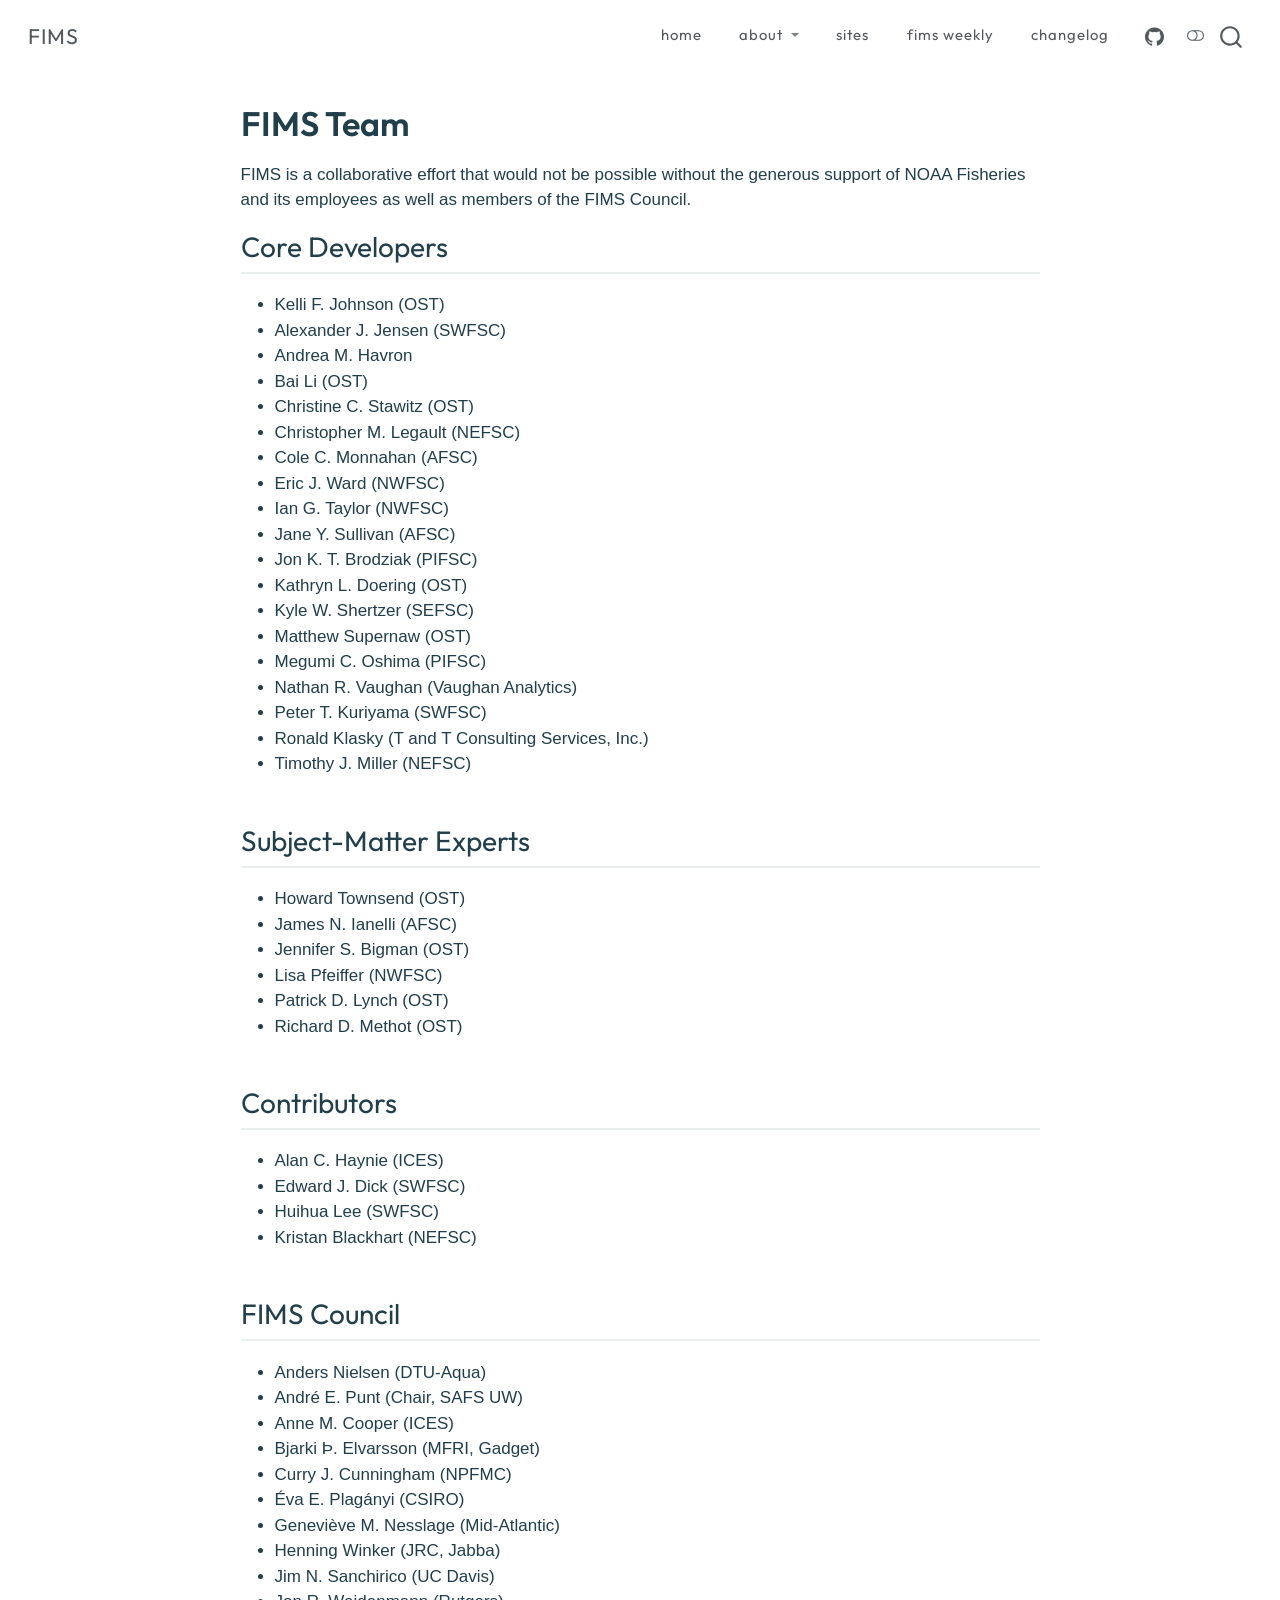
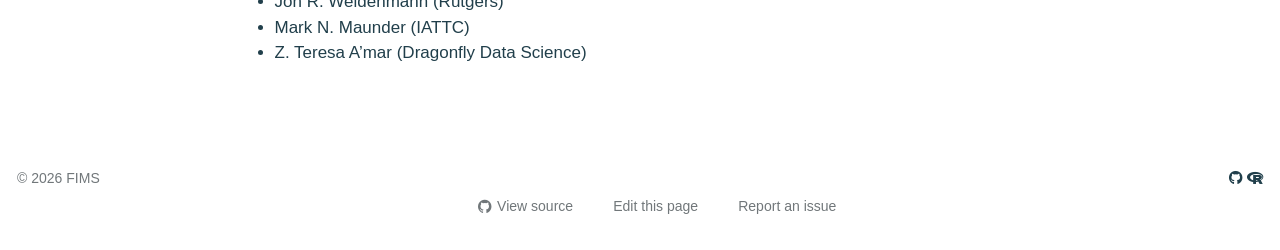
<file: about/contributors.html>
<!DOCTYPE html>
<html xmlns="http://www.w3.org/1999/xhtml" lang="en" xml:lang="en"><head>

<meta charset="utf-8">
<meta name="generator" content="quarto-1.7.32">

<meta name="viewport" content="width=device-width, initial-scale=1.0, user-scalable=yes">


<title>FIMS Team – FIMS</title>
<style>
code{white-space: pre-wrap;}
span.smallcaps{font-variant: small-caps;}
div.columns{display: flex; gap: min(4vw, 1.5em);}
div.column{flex: auto; overflow-x: auto;}
div.hanging-indent{margin-left: 1.5em; text-indent: -1.5em;}
ul.task-list{list-style: none;}
ul.task-list li input[type="checkbox"] {
  width: 0.8em;
  margin: 0 0.8em 0.2em -1em; /* quarto-specific, see https://github.com/quarto-dev/quarto-cli/issues/4556 */ 
  vertical-align: middle;
}
</style>


<script src="../site_libs/quarto-nav/quarto-nav.js"></script>
<script src="../site_libs/quarto-nav/headroom.min.js"></script>
<script src="../site_libs/clipboard/clipboard.min.js"></script>
<script src="../site_libs/quarto-search/autocomplete.umd.js"></script>
<script src="../site_libs/quarto-search/fuse.min.js"></script>
<script src="../site_libs/quarto-search/quarto-search.js"></script>
<meta name="quarto:offset" content="../">
<script src="../site_libs/quarto-html/quarto.js" type="module"></script>
<script src="../site_libs/quarto-html/tabsets/tabsets.js" type="module"></script>
<script src="../site_libs/quarto-html/popper.min.js"></script>
<script src="../site_libs/quarto-html/tippy.umd.min.js"></script>
<script src="../site_libs/quarto-html/anchor.min.js"></script>
<link href="../site_libs/quarto-html/tippy.css" rel="stylesheet">
<link href="../site_libs/quarto-html/quarto-syntax-highlighting-9d8943a0a3005986272e9d42f1364c54.css" rel="stylesheet" class="quarto-color-scheme" id="quarto-text-highlighting-styles">
<link href="../site_libs/quarto-html/quarto-syntax-highlighting-dark-41d529a2e232d286364b918470bc7fdb.css" rel="stylesheet" class="quarto-color-scheme quarto-color-alternate" id="quarto-text-highlighting-styles">
<link href="../site_libs/quarto-html/quarto-syntax-highlighting-9d8943a0a3005986272e9d42f1364c54.css" rel="stylesheet" class="quarto-color-scheme-extra" id="quarto-text-highlighting-styles">
<script src="../site_libs/bootstrap/bootstrap.min.js"></script>
<link href="../site_libs/bootstrap/bootstrap-icons.css" rel="stylesheet">
<link href="../site_libs/bootstrap/bootstrap-a0b7d0f0e84f66219476955db08db446.min.css" rel="stylesheet" append-hash="true" class="quarto-color-scheme" id="quarto-bootstrap" data-mode="light">
<link href="../site_libs/bootstrap/bootstrap-dark-17b7416e1dd1cbb45fd8e178ede7cd3c.min.css" rel="stylesheet" append-hash="true" class="quarto-color-scheme quarto-color-alternate" id="quarto-bootstrap" data-mode="dark">
<link href="../site_libs/bootstrap/bootstrap-a0b7d0f0e84f66219476955db08db446.min.css" rel="stylesheet" append-hash="true" class="quarto-color-scheme-extra" id="quarto-bootstrap" data-mode="light">
<script id="quarto-search-options" type="application/json">{
  "location": "navbar",
  "copy-button": false,
  "collapse-after": 3,
  "panel-placement": "end",
  "type": "overlay",
  "limit": 50,
  "keyboard-shortcut": [
    "f",
    "/",
    "s"
  ],
  "show-item-context": false,
  "language": {
    "search-no-results-text": "No results",
    "search-matching-documents-text": "matching documents",
    "search-copy-link-title": "Copy link to search",
    "search-hide-matches-text": "Hide additional matches",
    "search-more-match-text": "more match in this document",
    "search-more-matches-text": "more matches in this document",
    "search-clear-button-title": "Clear",
    "search-text-placeholder": "",
    "search-detached-cancel-button-title": "Cancel",
    "search-submit-button-title": "Submit",
    "search-label": "Search"
  }
}</script>
<link rel="stylesheet" href="https://cdnjs.cloudflare.com/ajax/libs/font-awesome/6.4.2/css/all.min.css">
<link rel="stylesheet" href="https://cdn.jsdelivr.net/npm/bootstrap-icons@1.11.3/font/bootstrap-icons.css">
<script>
  window.addEventListener('DOMContentLoaded', function() {
    var year = new Date().getFullYear();
    var el = document.getElementById('copyright-year');
    if (el) el.textContent = '© ' + year;
  });
</script>


<link rel="stylesheet" href="../_assets/panelset-extras.css">
<meta property="og:title" content="FIMS Team – FIMS">
<meta property="og:description" content="">
<meta property="og:site_name" content="FIMS">
</head>

<body class="nav-fixed fullcontent quarto-light"><script id="quarto-html-before-body" type="application/javascript">
    const toggleBodyColorMode = (bsSheetEl) => {
      const mode = bsSheetEl.getAttribute("data-mode");
      const bodyEl = window.document.querySelector("body");
      if (mode === "dark") {
        bodyEl.classList.add("quarto-dark");
        bodyEl.classList.remove("quarto-light");
      } else {
        bodyEl.classList.add("quarto-light");
        bodyEl.classList.remove("quarto-dark");
      }
    }
    const toggleBodyColorPrimary = () => {
      const bsSheetEl = window.document.querySelector("link#quarto-bootstrap:not([rel=disabled-stylesheet])");
      if (bsSheetEl) {
        toggleBodyColorMode(bsSheetEl);
      }
    }
    const setColorSchemeToggle = (alternate) => {
      const toggles = window.document.querySelectorAll('.quarto-color-scheme-toggle');
      for (let i=0; i < toggles.length; i++) {
        const toggle = toggles[i];
        if (toggle) {
          if (alternate) {
            toggle.classList.add("alternate");
          } else {
            toggle.classList.remove("alternate");
          }
        }
      }
    };
    const toggleColorMode = (alternate) => {
      // Switch the stylesheets
      const primaryStylesheets = window.document.querySelectorAll('link.quarto-color-scheme:not(.quarto-color-alternate)');
      const alternateStylesheets = window.document.querySelectorAll('link.quarto-color-scheme.quarto-color-alternate');
      manageTransitions('#quarto-margin-sidebar .nav-link', false);
      if (alternate) {
        // note: dark is layered on light, we don't disable primary!
        enableStylesheet(alternateStylesheets);
        for (const sheetNode of alternateStylesheets) {
          if (sheetNode.id === "quarto-bootstrap") {
            toggleBodyColorMode(sheetNode);
          }
        }
      } else {
        disableStylesheet(alternateStylesheets);
        enableStylesheet(primaryStylesheets)
        toggleBodyColorPrimary();
      }
      manageTransitions('#quarto-margin-sidebar .nav-link', true);
      // Switch the toggles
      setColorSchemeToggle(alternate)
      // Hack to workaround the fact that safari doesn't
      // properly recolor the scrollbar when toggling (#1455)
      if (navigator.userAgent.indexOf('Safari') > 0 && navigator.userAgent.indexOf('Chrome') == -1) {
        manageTransitions("body", false);
        window.scrollTo(0, 1);
        setTimeout(() => {
          window.scrollTo(0, 0);
          manageTransitions("body", true);
        }, 40);
      }
    }
    const disableStylesheet = (stylesheets) => {
      for (let i=0; i < stylesheets.length; i++) {
        const stylesheet = stylesheets[i];
        stylesheet.rel = 'disabled-stylesheet';
      }
    }
    const enableStylesheet = (stylesheets) => {
      for (let i=0; i < stylesheets.length; i++) {
        const stylesheet = stylesheets[i];
        if(stylesheet.rel !== 'stylesheet') { // for Chrome, which will still FOUC without this check
          stylesheet.rel = 'stylesheet';
        }
      }
    }
    const manageTransitions = (selector, allowTransitions) => {
      const els = window.document.querySelectorAll(selector);
      for (let i=0; i < els.length; i++) {
        const el = els[i];
        if (allowTransitions) {
          el.classList.remove('notransition');
        } else {
          el.classList.add('notransition');
        }
      }
    }
    const isFileUrl = () => {
      return window.location.protocol === 'file:';
    }
    const hasAlternateSentinel = () => {
      let styleSentinel = getColorSchemeSentinel();
      if (styleSentinel !== null) {
        return styleSentinel === "alternate";
      } else {
        return false;
      }
    }
    const setStyleSentinel = (alternate) => {
      const value = alternate ? "alternate" : "default";
      if (!isFileUrl()) {
        window.localStorage.setItem("quarto-color-scheme", value);
      } else {
        localAlternateSentinel = value;
      }
    }
    const getColorSchemeSentinel = () => {
      if (!isFileUrl()) {
        const storageValue = window.localStorage.getItem("quarto-color-scheme");
        return storageValue != null ? storageValue : localAlternateSentinel;
      } else {
        return localAlternateSentinel;
      }
    }
    const toggleGiscusIfUsed = (isAlternate, darkModeDefault) => {
      const baseTheme = document.querySelector('#giscus-base-theme')?.value ?? 'light';
      const alternateTheme = document.querySelector('#giscus-alt-theme')?.value ?? 'dark';
      let newTheme = '';
      if(authorPrefersDark) {
        newTheme = isAlternate ? baseTheme : alternateTheme;
      } else {
        newTheme = isAlternate ? alternateTheme : baseTheme;
      }
      const changeGiscusTheme = () => {
        // From: https://github.com/giscus/giscus/issues/336
        const sendMessage = (message) => {
          const iframe = document.querySelector('iframe.giscus-frame');
          if (!iframe) return;
          iframe.contentWindow.postMessage({ giscus: message }, 'https://giscus.app');
        }
        sendMessage({
          setConfig: {
            theme: newTheme
          }
        });
      }
      const isGiscussLoaded = window.document.querySelector('iframe.giscus-frame') !== null;
      if (isGiscussLoaded) {
        changeGiscusTheme();
      }
    };
    const authorPrefersDark = false;
    const darkModeDefault = authorPrefersDark;
      document.querySelector('link#quarto-text-highlighting-styles.quarto-color-scheme-extra').rel = 'disabled-stylesheet';
      document.querySelector('link#quarto-bootstrap.quarto-color-scheme-extra').rel = 'disabled-stylesheet';
    let localAlternateSentinel = darkModeDefault ? 'alternate' : 'default';
    // Dark / light mode switch
    window.quartoToggleColorScheme = () => {
      // Read the current dark / light value
      let toAlternate = !hasAlternateSentinel();
      toggleColorMode(toAlternate);
      setStyleSentinel(toAlternate);
      toggleGiscusIfUsed(toAlternate, darkModeDefault);
      window.dispatchEvent(new Event('resize'));
    };
    // Switch to dark mode if need be
    if (hasAlternateSentinel()) {
      toggleColorMode(true);
    } else {
      toggleColorMode(false);
    }
  </script>

<div id="quarto-search-results"></div>
  <header id="quarto-header" class="headroom fixed-top">
    <nav class="navbar navbar-expand-lg " data-bs-theme="dark">
      <div class="navbar-container container-fluid">
      <div class="navbar-brand-container mx-auto">
    <a class="navbar-brand" href="../index.html">
    <span class="navbar-title">FIMS</span>
    </a>
  </div>
            <div id="quarto-search" class="" title="Search"></div>
          <button class="navbar-toggler" type="button" data-bs-toggle="collapse" data-bs-target="#navbarCollapse" aria-controls="navbarCollapse" role="menu" aria-expanded="false" aria-label="Toggle navigation" onclick="if (window.quartoToggleHeadroom) { window.quartoToggleHeadroom(); }">
  <span class="navbar-toggler-icon"></span>
</button>
          <div class="collapse navbar-collapse" id="navbarCollapse">
            <ul class="navbar-nav navbar-nav-scroll ms-auto">
  <li class="nav-item">
    <a class="nav-link" href="../index.html"> 
<span class="menu-text">home</span></a>
  </li>  
  <li class="nav-item dropdown ">
    <a class="nav-link dropdown-toggle" href="#" id="nav-menu-about" role="link" data-bs-toggle="dropdown" aria-expanded="false">
 <span class="menu-text">about</span>
    </a>
    <ul class="dropdown-menu dropdown-menu-end" aria-labelledby="nav-menu-about">    
        <li>
    <a class="dropdown-item" href="../about/index.html">
 <span class="dropdown-text">about</span></a>
  </li>  
        <li>
    <a class="dropdown-item" href="../about/contributors.html">
 <span class="dropdown-text">fims team</span></a>
  </li>  
    </ul>
  </li>
  <li class="nav-item">
    <a class="nav-link" href="../sites/sites_index.html"> 
<span class="menu-text">sites</span></a>
  </li>  
  <li class="nav-item">
    <a class="nav-link" href="../fims-weekly/index.html"> 
<span class="menu-text">fims weekly</span></a>
  </li>  
  <li class="nav-item">
    <a class="nav-link" href="../FIMS_CHANGELOG.html"> 
<span class="menu-text">changelog</span></a>
  </li>  
  <li class="nav-item compact">
    <a class="nav-link" href="https://github.com/NOAA-FIMS"> <i class="bi bi-github" role="img">
</i> 
<span class="menu-text"></span></a>
  </li>  
</ul>
          </div> <!-- /navcollapse -->
            <div class="quarto-navbar-tools">
  <a href="" class="quarto-color-scheme-toggle quarto-navigation-tool  px-1" onclick="window.quartoToggleColorScheme(); return false;" title="Toggle dark mode"><i class="bi"></i></a>
</div>
      </div> <!-- /container-fluid -->
    </nav>
</header>
<!-- content -->
<div id="quarto-content" class="quarto-container page-columns page-rows-contents page-layout-article page-navbar">
<!-- sidebar -->
<!-- margin-sidebar -->
    
<!-- main -->
<main class="content" id="quarto-document-content">


<header id="title-block-header" class="quarto-title-block default">
<div class="quarto-title">
<h1 class="title">FIMS Team</h1>
</div>



<div class="quarto-title-meta">

    
  
    
  </div>
  


</header>


<p>FIMS is a collaborative effort that would not be possible without the generous support of NOAA Fisheries and its employees as well as members of the FIMS Council.</p>
<section id="core-developers" class="level2">
<h2 class="anchored" data-anchor-id="core-developers">Core Developers</h2>
<ul>
<li>Kelli F. Johnson (OST)</li>
<li>Alexander J. Jensen (SWFSC)</li>
<li>Andrea M. Havron</li>
<li>Bai Li (OST)</li>
<li>Christine C. Stawitz (OST)</li>
<li>Christopher M. Legault (NEFSC)</li>
<li>Cole C. Monnahan (AFSC)</li>
<li>Eric J. Ward (NWFSC)</li>
<li>Ian G. Taylor (NWFSC)</li>
<li>Jane Y. Sullivan (AFSC)</li>
<li>Jon K. T. Brodziak (PIFSC)</li>
<li>Kathryn L. Doering (OST)</li>
<li>Kyle W. Shertzer (SEFSC)</li>
<li>Matthew Supernaw (OST)</li>
<li>Megumi C. Oshima (PIFSC)</li>
<li>Nathan R. Vaughan (Vaughan Analytics)</li>
<li>Peter T. Kuriyama (SWFSC)</li>
<li>Ronald Klasky (T and T Consulting Services, Inc.)</li>
<li>Timothy J. Miller (NEFSC)</li>
</ul>
</section>
<section id="subject-matter-experts" class="level2">
<h2 class="anchored" data-anchor-id="subject-matter-experts">Subject-Matter Experts</h2>
<ul>
<li>Howard Townsend (OST)</li>
<li>James N. Ianelli (AFSC)</li>
<li>Jennifer S. Bigman (OST)</li>
<li>Lisa Pfeiffer (NWFSC)</li>
<li>Patrick D. Lynch (OST)</li>
<li>Richard D. Methot (OST)</li>
</ul>
</section>
<section id="contributors" class="level2">
<h2 class="anchored" data-anchor-id="contributors">Contributors</h2>
<ul>
<li>Alan C. Haynie (ICES)</li>
<li>Edward J. Dick (SWFSC)</li>
<li>Huihua Lee (SWFSC)</li>
<li>Kristan Blackhart (NEFSC)</li>
</ul>
</section>
<section id="fims-council" class="level2">
<h2 class="anchored" data-anchor-id="fims-council">FIMS Council</h2>
<ul>
<li>Anders Nielsen (DTU-Aqua)</li>
<li>André E. Punt (Chair, SAFS UW)</li>
<li>Anne M. Cooper (ICES)</li>
<li>Bjarki Þ. Elvarsson (MFRI, Gadget)</li>
<li>Curry J. Cunningham (NPFMC)</li>
<li>Éva E. Plagányi (CSIRO)</li>
<li>Geneviève M. Nesslage (Mid-Atlantic)</li>
<li>Henning Winker (JRC, Jabba)</li>
<li>Jim N. Sanchirico (UC Davis)</li>
<li>Jon R. Weidenmann (Rutgers)</li>
<li>Mark N. Maunder (IATTC)</li>
<li>Z. Teresa A’mar (Dragonfly Data Science)</li>
</ul>


</section>

</main> <!-- /main -->
<script id="quarto-html-after-body" type="application/javascript">
  window.document.addEventListener("DOMContentLoaded", function (event) {
    // Ensure there is a toggle, if there isn't float one in the top right
    if (window.document.querySelector('.quarto-color-scheme-toggle') === null) {
      const a = window.document.createElement('a');
      a.classList.add('top-right');
      a.classList.add('quarto-color-scheme-toggle');
      a.href = "";
      a.onclick = function() { try { window.quartoToggleColorScheme(); } catch {} return false; };
      const i = window.document.createElement("i");
      i.classList.add('bi');
      a.appendChild(i);
      window.document.body.appendChild(a);
    }
    setColorSchemeToggle(hasAlternateSentinel())
    const icon = "";
    const anchorJS = new window.AnchorJS();
    anchorJS.options = {
      placement: 'right',
      icon: icon
    };
    anchorJS.add('.anchored');
    const isCodeAnnotation = (el) => {
      for (const clz of el.classList) {
        if (clz.startsWith('code-annotation-')) {                     
          return true;
        }
      }
      return false;
    }
    const onCopySuccess = function(e) {
      // button target
      const button = e.trigger;
      // don't keep focus
      button.blur();
      // flash "checked"
      button.classList.add('code-copy-button-checked');
      var currentTitle = button.getAttribute("title");
      button.setAttribute("title", "Copied!");
      let tooltip;
      if (window.bootstrap) {
        button.setAttribute("data-bs-toggle", "tooltip");
        button.setAttribute("data-bs-placement", "left");
        button.setAttribute("data-bs-title", "Copied!");
        tooltip = new bootstrap.Tooltip(button, 
          { trigger: "manual", 
            customClass: "code-copy-button-tooltip",
            offset: [0, -8]});
        tooltip.show();    
      }
      setTimeout(function() {
        if (tooltip) {
          tooltip.hide();
          button.removeAttribute("data-bs-title");
          button.removeAttribute("data-bs-toggle");
          button.removeAttribute("data-bs-placement");
        }
        button.setAttribute("title", currentTitle);
        button.classList.remove('code-copy-button-checked');
      }, 1000);
      // clear code selection
      e.clearSelection();
    }
    const getTextToCopy = function(trigger) {
        const codeEl = trigger.previousElementSibling.cloneNode(true);
        for (const childEl of codeEl.children) {
          if (isCodeAnnotation(childEl)) {
            childEl.remove();
          }
        }
        return codeEl.innerText;
    }
    const clipboard = new window.ClipboardJS('.code-copy-button:not([data-in-quarto-modal])', {
      text: getTextToCopy
    });
    clipboard.on('success', onCopySuccess);
    if (window.document.getElementById('quarto-embedded-source-code-modal')) {
      const clipboardModal = new window.ClipboardJS('.code-copy-button[data-in-quarto-modal]', {
        text: getTextToCopy,
        container: window.document.getElementById('quarto-embedded-source-code-modal')
      });
      clipboardModal.on('success', onCopySuccess);
    }
      var localhostRegex = new RegExp(/^(?:http|https):\/\/localhost\:?[0-9]*\//);
      var mailtoRegex = new RegExp(/^mailto:/);
        var filterRegex = new RegExp("https:\/\/e-perl-noaa\.github\.io\/fims-website-test");
      var isInternal = (href) => {
          return filterRegex.test(href) || localhostRegex.test(href) || mailtoRegex.test(href);
      }
      // Inspect non-navigation links and adorn them if external
     var links = window.document.querySelectorAll('a[href]:not(.nav-link):not(.navbar-brand):not(.toc-action):not(.sidebar-link):not(.sidebar-item-toggle):not(.pagination-link):not(.no-external):not([aria-hidden]):not(.dropdown-item):not(.quarto-navigation-tool):not(.about-link)');
      for (var i=0; i<links.length; i++) {
        const link = links[i];
        if (!isInternal(link.href)) {
          // undo the damage that might have been done by quarto-nav.js in the case of
          // links that we want to consider external
          if (link.dataset.originalHref !== undefined) {
            link.href = link.dataset.originalHref;
          }
        }
      }
    function tippyHover(el, contentFn, onTriggerFn, onUntriggerFn) {
      const config = {
        allowHTML: true,
        maxWidth: 500,
        delay: 100,
        arrow: false,
        appendTo: function(el) {
            return el.parentElement;
        },
        interactive: true,
        interactiveBorder: 10,
        theme: 'quarto',
        placement: 'bottom-start',
      };
      if (contentFn) {
        config.content = contentFn;
      }
      if (onTriggerFn) {
        config.onTrigger = onTriggerFn;
      }
      if (onUntriggerFn) {
        config.onUntrigger = onUntriggerFn;
      }
      window.tippy(el, config); 
    }
    const noterefs = window.document.querySelectorAll('a[role="doc-noteref"]');
    for (var i=0; i<noterefs.length; i++) {
      const ref = noterefs[i];
      tippyHover(ref, function() {
        // use id or data attribute instead here
        let href = ref.getAttribute('data-footnote-href') || ref.getAttribute('href');
        try { href = new URL(href).hash; } catch {}
        const id = href.replace(/^#\/?/, "");
        const note = window.document.getElementById(id);
        if (note) {
          return note.innerHTML;
        } else {
          return "";
        }
      });
    }
    const xrefs = window.document.querySelectorAll('a.quarto-xref');
    const processXRef = (id, note) => {
      // Strip column container classes
      const stripColumnClz = (el) => {
        el.classList.remove("page-full", "page-columns");
        if (el.children) {
          for (const child of el.children) {
            stripColumnClz(child);
          }
        }
      }
      stripColumnClz(note)
      if (id === null || id.startsWith('sec-')) {
        // Special case sections, only their first couple elements
        const container = document.createElement("div");
        if (note.children && note.children.length > 2) {
          container.appendChild(note.children[0].cloneNode(true));
          for (let i = 1; i < note.children.length; i++) {
            const child = note.children[i];
            if (child.tagName === "P" && child.innerText === "") {
              continue;
            } else {
              container.appendChild(child.cloneNode(true));
              break;
            }
          }
          if (window.Quarto?.typesetMath) {
            window.Quarto.typesetMath(container);
          }
          return container.innerHTML
        } else {
          if (window.Quarto?.typesetMath) {
            window.Quarto.typesetMath(note);
          }
          return note.innerHTML;
        }
      } else {
        // Remove any anchor links if they are present
        const anchorLink = note.querySelector('a.anchorjs-link');
        if (anchorLink) {
          anchorLink.remove();
        }
        if (window.Quarto?.typesetMath) {
          window.Quarto.typesetMath(note);
        }
        if (note.classList.contains("callout")) {
          return note.outerHTML;
        } else {
          return note.innerHTML;
        }
      }
    }
    for (var i=0; i<xrefs.length; i++) {
      const xref = xrefs[i];
      tippyHover(xref, undefined, function(instance) {
        instance.disable();
        let url = xref.getAttribute('href');
        let hash = undefined; 
        if (url.startsWith('#')) {
          hash = url;
        } else {
          try { hash = new URL(url).hash; } catch {}
        }
        if (hash) {
          const id = hash.replace(/^#\/?/, "");
          const note = window.document.getElementById(id);
          if (note !== null) {
            try {
              const html = processXRef(id, note.cloneNode(true));
              instance.setContent(html);
            } finally {
              instance.enable();
              instance.show();
            }
          } else {
            // See if we can fetch this
            fetch(url.split('#')[0])
            .then(res => res.text())
            .then(html => {
              const parser = new DOMParser();
              const htmlDoc = parser.parseFromString(html, "text/html");
              const note = htmlDoc.getElementById(id);
              if (note !== null) {
                const html = processXRef(id, note);
                instance.setContent(html);
              } 
            }).finally(() => {
              instance.enable();
              instance.show();
            });
          }
        } else {
          // See if we can fetch a full url (with no hash to target)
          // This is a special case and we should probably do some content thinning / targeting
          fetch(url)
          .then(res => res.text())
          .then(html => {
            const parser = new DOMParser();
            const htmlDoc = parser.parseFromString(html, "text/html");
            const note = htmlDoc.querySelector('main.content');
            if (note !== null) {
              // This should only happen for chapter cross references
              // (since there is no id in the URL)
              // remove the first header
              if (note.children.length > 0 && note.children[0].tagName === "HEADER") {
                note.children[0].remove();
              }
              const html = processXRef(null, note);
              instance.setContent(html);
            } 
          }).finally(() => {
            instance.enable();
            instance.show();
          });
        }
      }, function(instance) {
      });
    }
        let selectedAnnoteEl;
        const selectorForAnnotation = ( cell, annotation) => {
          let cellAttr = 'data-code-cell="' + cell + '"';
          let lineAttr = 'data-code-annotation="' +  annotation + '"';
          const selector = 'span[' + cellAttr + '][' + lineAttr + ']';
          return selector;
        }
        const selectCodeLines = (annoteEl) => {
          const doc = window.document;
          const targetCell = annoteEl.getAttribute("data-target-cell");
          const targetAnnotation = annoteEl.getAttribute("data-target-annotation");
          const annoteSpan = window.document.querySelector(selectorForAnnotation(targetCell, targetAnnotation));
          const lines = annoteSpan.getAttribute("data-code-lines").split(",");
          const lineIds = lines.map((line) => {
            return targetCell + "-" + line;
          })
          let top = null;
          let height = null;
          let parent = null;
          if (lineIds.length > 0) {
              //compute the position of the single el (top and bottom and make a div)
              const el = window.document.getElementById(lineIds[0]);
              top = el.offsetTop;
              height = el.offsetHeight;
              parent = el.parentElement.parentElement;
            if (lineIds.length > 1) {
              const lastEl = window.document.getElementById(lineIds[lineIds.length - 1]);
              const bottom = lastEl.offsetTop + lastEl.offsetHeight;
              height = bottom - top;
            }
            if (top !== null && height !== null && parent !== null) {
              // cook up a div (if necessary) and position it 
              let div = window.document.getElementById("code-annotation-line-highlight");
              if (div === null) {
                div = window.document.createElement("div");
                div.setAttribute("id", "code-annotation-line-highlight");
                div.style.position = 'absolute';
                parent.appendChild(div);
              }
              div.style.top = top - 2 + "px";
              div.style.height = height + 4 + "px";
              div.style.left = 0;
              let gutterDiv = window.document.getElementById("code-annotation-line-highlight-gutter");
              if (gutterDiv === null) {
                gutterDiv = window.document.createElement("div");
                gutterDiv.setAttribute("id", "code-annotation-line-highlight-gutter");
                gutterDiv.style.position = 'absolute';
                const codeCell = window.document.getElementById(targetCell);
                const gutter = codeCell.querySelector('.code-annotation-gutter');
                gutter.appendChild(gutterDiv);
              }
              gutterDiv.style.top = top - 2 + "px";
              gutterDiv.style.height = height + 4 + "px";
            }
            selectedAnnoteEl = annoteEl;
          }
        };
        const unselectCodeLines = () => {
          const elementsIds = ["code-annotation-line-highlight", "code-annotation-line-highlight-gutter"];
          elementsIds.forEach((elId) => {
            const div = window.document.getElementById(elId);
            if (div) {
              div.remove();
            }
          });
          selectedAnnoteEl = undefined;
        };
          // Handle positioning of the toggle
      window.addEventListener(
        "resize",
        throttle(() => {
          elRect = undefined;
          if (selectedAnnoteEl) {
            selectCodeLines(selectedAnnoteEl);
          }
        }, 10)
      );
      function throttle(fn, ms) {
      let throttle = false;
      let timer;
        return (...args) => {
          if(!throttle) { // first call gets through
              fn.apply(this, args);
              throttle = true;
          } else { // all the others get throttled
              if(timer) clearTimeout(timer); // cancel #2
              timer = setTimeout(() => {
                fn.apply(this, args);
                timer = throttle = false;
              }, ms);
          }
        };
      }
        // Attach click handler to the DT
        const annoteDls = window.document.querySelectorAll('dt[data-target-cell]');
        for (const annoteDlNode of annoteDls) {
          annoteDlNode.addEventListener('click', (event) => {
            const clickedEl = event.target;
            if (clickedEl !== selectedAnnoteEl) {
              unselectCodeLines();
              const activeEl = window.document.querySelector('dt[data-target-cell].code-annotation-active');
              if (activeEl) {
                activeEl.classList.remove('code-annotation-active');
              }
              selectCodeLines(clickedEl);
              clickedEl.classList.add('code-annotation-active');
            } else {
              // Unselect the line
              unselectCodeLines();
              clickedEl.classList.remove('code-annotation-active');
            }
          });
        }
    const findCites = (el) => {
      const parentEl = el.parentElement;
      if (parentEl) {
        const cites = parentEl.dataset.cites;
        if (cites) {
          return {
            el,
            cites: cites.split(' ')
          };
        } else {
          return findCites(el.parentElement)
        }
      } else {
        return undefined;
      }
    };
    var bibliorefs = window.document.querySelectorAll('a[role="doc-biblioref"]');
    for (var i=0; i<bibliorefs.length; i++) {
      const ref = bibliorefs[i];
      const citeInfo = findCites(ref);
      if (citeInfo) {
        tippyHover(citeInfo.el, function() {
          var popup = window.document.createElement('div');
          citeInfo.cites.forEach(function(cite) {
            var citeDiv = window.document.createElement('div');
            citeDiv.classList.add('hanging-indent');
            citeDiv.classList.add('csl-entry');
            var biblioDiv = window.document.getElementById('ref-' + cite);
            if (biblioDiv) {
              citeDiv.innerHTML = biblioDiv.innerHTML;
            }
            popup.appendChild(citeDiv);
          });
          return popup.innerHTML;
        });
      }
    }
  });
  </script>
</div> <!-- /content -->
<footer class="footer">
  <div class="nav-footer">
    <div class="nav-footer-left">
<p><span id="copyright-year"></span> FIMS</p>
</div>   
    <div class="nav-footer-center">
      &nbsp;
    <div class="toc-actions"><ul><li><a href="https://github.com/e-perl-noaa/fims-website-test/blob/main/about/contributors.qmd" class="toc-action"><i class="bi bi-github"></i>View source</a></li><li><a href="https://github.com/e-perl-noaa/fims-website-test/edit/main/about/contributors.qmd" class="toc-action"><i class="bi empty"></i>Edit this page</a></li><li><a href="https://github.com/e-perl-noaa/fims-website-test/issues/new" class="toc-action"><i class="bi empty"></i>Report an issue</a></li></ul></div></div>
    <div class="nav-footer-right">
<p><a class="link-dark" href="https://github.com/NOAA-FIMS" title="github" target="_blank" rel="noopener"><i class="fab fa-github"></i></a> <a class="link-dark" href="https://noaa-fims.r-universe.dev" title="r-project" target="_blank" rel="noopener"><i class="fab fa-r-project"></i></a></p>
</div>
  </div>
</footer>




</body></html>
</file>
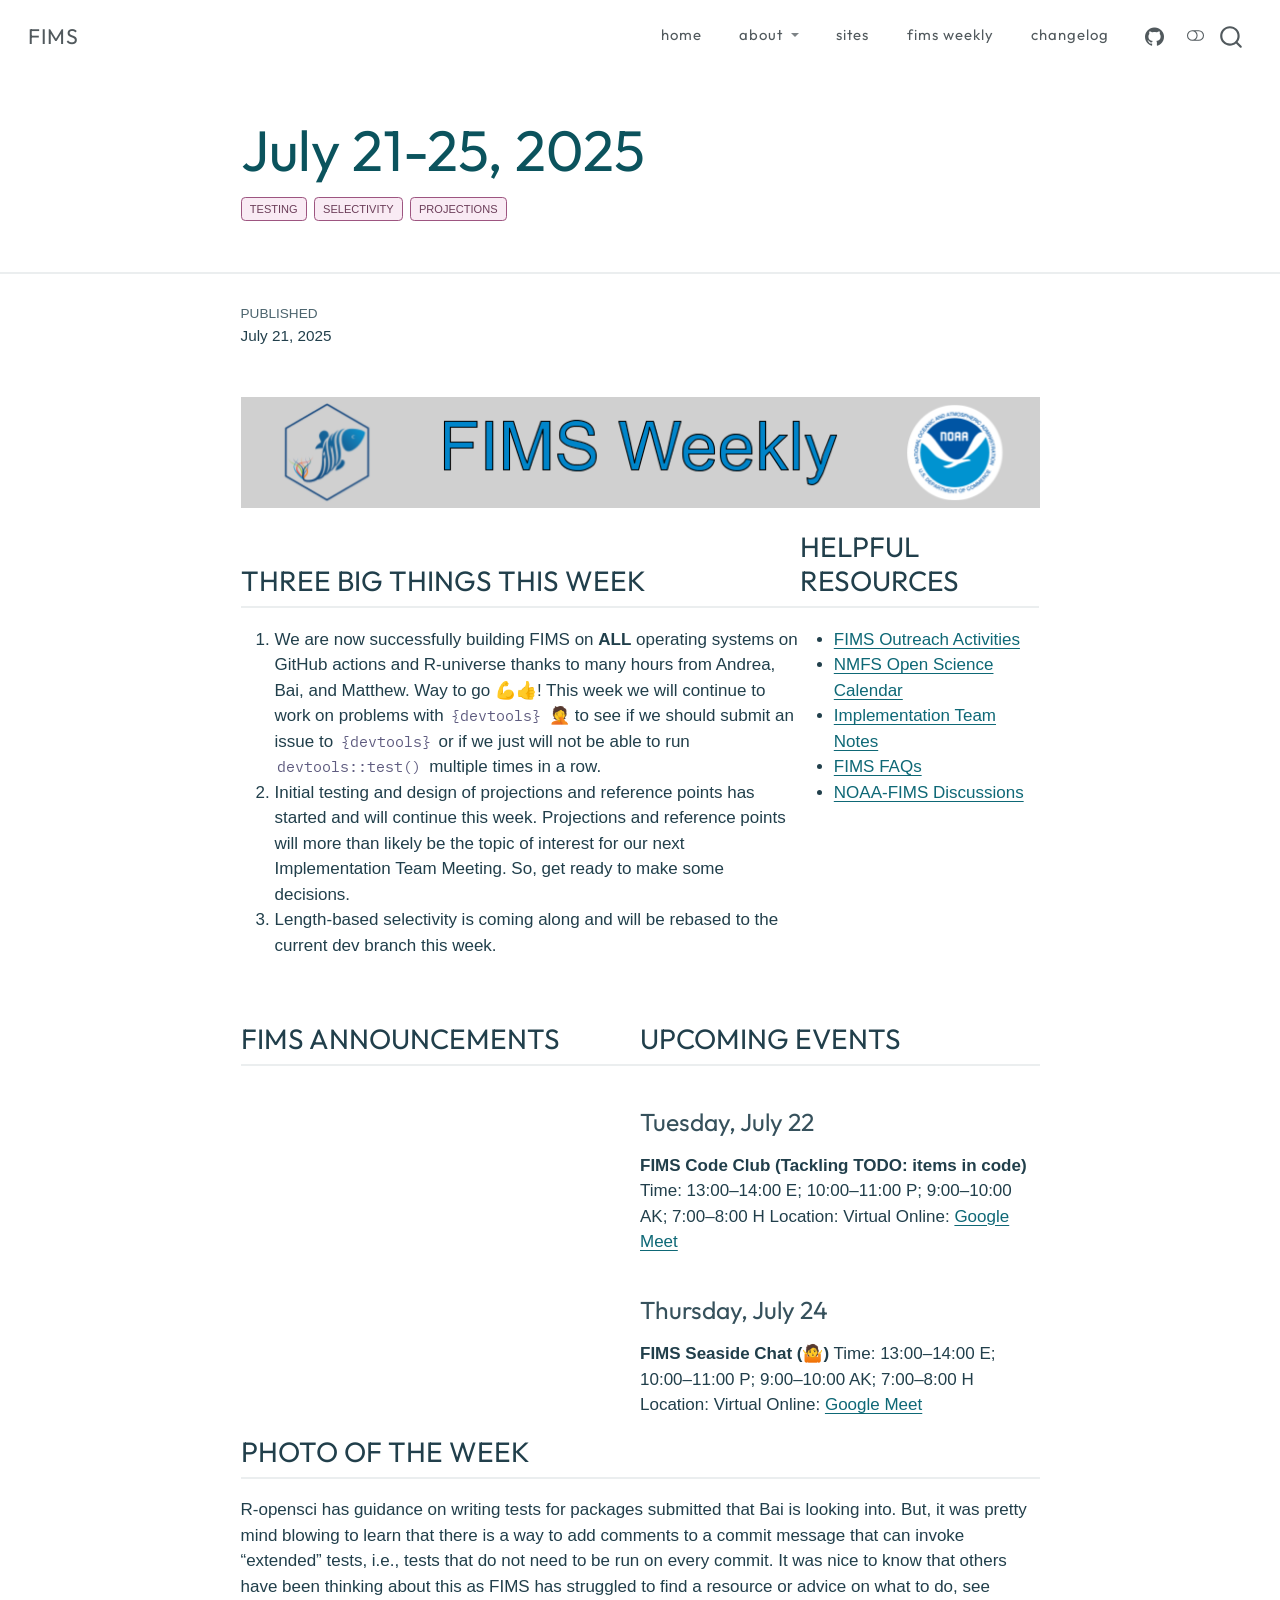
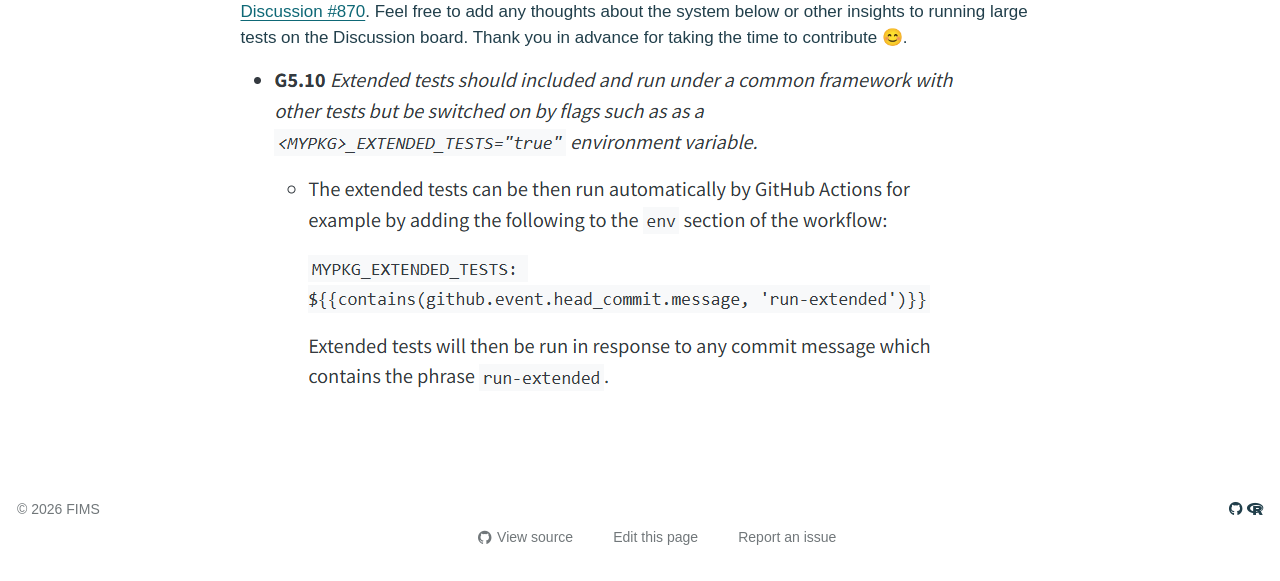
<file: fims-weekly/7.21.2025.html>
<!DOCTYPE html>
<html xmlns="http://www.w3.org/1999/xhtml" lang="en" xml:lang="en"><head>

<meta charset="utf-8">
<meta name="generator" content="quarto-1.7.32">

<meta name="viewport" content="width=device-width, initial-scale=1.0, user-scalable=yes">

<meta name="dcterms.date" content="2025-07-21">

<title>July 21-25, 2025 – FIMS</title>
<style>
code{white-space: pre-wrap;}
span.smallcaps{font-variant: small-caps;}
div.columns{display: flex; gap: min(4vw, 1.5em);}
div.column{flex: auto; overflow-x: auto;}
div.hanging-indent{margin-left: 1.5em; text-indent: -1.5em;}
ul.task-list{list-style: none;}
ul.task-list li input[type="checkbox"] {
  width: 0.8em;
  margin: 0 0.8em 0.2em -1em; /* quarto-specific, see https://github.com/quarto-dev/quarto-cli/issues/4556 */ 
  vertical-align: middle;
}
</style>


<script src="../site_libs/quarto-nav/quarto-nav.js"></script>
<script src="../site_libs/quarto-nav/headroom.min.js"></script>
<script src="../site_libs/clipboard/clipboard.min.js"></script>
<script src="../site_libs/quarto-search/autocomplete.umd.js"></script>
<script src="../site_libs/quarto-search/fuse.min.js"></script>
<script src="../site_libs/quarto-search/quarto-search.js"></script>
<meta name="quarto:offset" content="../">
<script src="../site_libs/quarto-html/quarto.js" type="module"></script>
<script src="../site_libs/quarto-html/tabsets/tabsets.js" type="module"></script>
<script src="../site_libs/quarto-html/popper.min.js"></script>
<script src="../site_libs/quarto-html/tippy.umd.min.js"></script>
<script src="../site_libs/quarto-html/anchor.min.js"></script>
<link href="../site_libs/quarto-html/tippy.css" rel="stylesheet">
<link href="../site_libs/quarto-html/quarto-syntax-highlighting-9d8943a0a3005986272e9d42f1364c54.css" rel="stylesheet" class="quarto-color-scheme" id="quarto-text-highlighting-styles">
<link href="../site_libs/quarto-html/quarto-syntax-highlighting-dark-41d529a2e232d286364b918470bc7fdb.css" rel="stylesheet" class="quarto-color-scheme quarto-color-alternate" id="quarto-text-highlighting-styles">
<link href="../site_libs/quarto-html/quarto-syntax-highlighting-9d8943a0a3005986272e9d42f1364c54.css" rel="stylesheet" class="quarto-color-scheme-extra" id="quarto-text-highlighting-styles">
<script src="../site_libs/bootstrap/bootstrap.min.js"></script>
<link href="../site_libs/bootstrap/bootstrap-icons.css" rel="stylesheet">
<link href="../site_libs/bootstrap/bootstrap-a0b7d0f0e84f66219476955db08db446.min.css" rel="stylesheet" append-hash="true" class="quarto-color-scheme" id="quarto-bootstrap" data-mode="light">
<link href="../site_libs/bootstrap/bootstrap-dark-17b7416e1dd1cbb45fd8e178ede7cd3c.min.css" rel="stylesheet" append-hash="true" class="quarto-color-scheme quarto-color-alternate" id="quarto-bootstrap" data-mode="dark">
<link href="../site_libs/bootstrap/bootstrap-a0b7d0f0e84f66219476955db08db446.min.css" rel="stylesheet" append-hash="true" class="quarto-color-scheme-extra" id="quarto-bootstrap" data-mode="light">
<script id="quarto-search-options" type="application/json">{
  "location": "navbar",
  "copy-button": false,
  "collapse-after": 3,
  "panel-placement": "end",
  "type": "overlay",
  "limit": 50,
  "keyboard-shortcut": [
    "f",
    "/",
    "s"
  ],
  "show-item-context": false,
  "language": {
    "search-no-results-text": "No results",
    "search-matching-documents-text": "matching documents",
    "search-copy-link-title": "Copy link to search",
    "search-hide-matches-text": "Hide additional matches",
    "search-more-match-text": "more match in this document",
    "search-more-matches-text": "more matches in this document",
    "search-clear-button-title": "Clear",
    "search-text-placeholder": "",
    "search-detached-cancel-button-title": "Cancel",
    "search-submit-button-title": "Submit",
    "search-label": "Search"
  }
}</script>
<link rel="stylesheet" href="https://cdnjs.cloudflare.com/ajax/libs/font-awesome/6.4.2/css/all.min.css">
<link rel="stylesheet" href="https://cdn.jsdelivr.net/npm/bootstrap-icons@1.11.3/font/bootstrap-icons.css">
<script>
  window.addEventListener('DOMContentLoaded', function() {
    var year = new Date().getFullYear();
    var el = document.getElementById('copyright-year');
    if (el) el.textContent = '© ' + year;
  });
</script>


<link rel="stylesheet" href="../_assets/panelset-extras.css">
<meta property="og:title" content="July 21-25, 2025 – FIMS">
<meta property="og:description" content="">
<meta property="og:image" content="https://e-perl-noaa.github.io/fims-website-test/fims-weekly/images/fims_weekly.png">
<meta property="og:site_name" content="FIMS">
<meta property="og:image:alt" content="FIMS hex icon and noaa logo with text saying FIMS Weekly">
<meta property="og:image:height" content="112">
<meta property="og:image:width" content="811">
</head>

<body class="nav-fixed fullcontent quarto-light"><script id="quarto-html-before-body" type="application/javascript">
    const toggleBodyColorMode = (bsSheetEl) => {
      const mode = bsSheetEl.getAttribute("data-mode");
      const bodyEl = window.document.querySelector("body");
      if (mode === "dark") {
        bodyEl.classList.add("quarto-dark");
        bodyEl.classList.remove("quarto-light");
      } else {
        bodyEl.classList.add("quarto-light");
        bodyEl.classList.remove("quarto-dark");
      }
    }
    const toggleBodyColorPrimary = () => {
      const bsSheetEl = window.document.querySelector("link#quarto-bootstrap:not([rel=disabled-stylesheet])");
      if (bsSheetEl) {
        toggleBodyColorMode(bsSheetEl);
      }
    }
    const setColorSchemeToggle = (alternate) => {
      const toggles = window.document.querySelectorAll('.quarto-color-scheme-toggle');
      for (let i=0; i < toggles.length; i++) {
        const toggle = toggles[i];
        if (toggle) {
          if (alternate) {
            toggle.classList.add("alternate");
          } else {
            toggle.classList.remove("alternate");
          }
        }
      }
    };
    const toggleColorMode = (alternate) => {
      // Switch the stylesheets
      const primaryStylesheets = window.document.querySelectorAll('link.quarto-color-scheme:not(.quarto-color-alternate)');
      const alternateStylesheets = window.document.querySelectorAll('link.quarto-color-scheme.quarto-color-alternate');
      manageTransitions('#quarto-margin-sidebar .nav-link', false);
      if (alternate) {
        // note: dark is layered on light, we don't disable primary!
        enableStylesheet(alternateStylesheets);
        for (const sheetNode of alternateStylesheets) {
          if (sheetNode.id === "quarto-bootstrap") {
            toggleBodyColorMode(sheetNode);
          }
        }
      } else {
        disableStylesheet(alternateStylesheets);
        enableStylesheet(primaryStylesheets)
        toggleBodyColorPrimary();
      }
      manageTransitions('#quarto-margin-sidebar .nav-link', true);
      // Switch the toggles
      setColorSchemeToggle(alternate)
      // Hack to workaround the fact that safari doesn't
      // properly recolor the scrollbar when toggling (#1455)
      if (navigator.userAgent.indexOf('Safari') > 0 && navigator.userAgent.indexOf('Chrome') == -1) {
        manageTransitions("body", false);
        window.scrollTo(0, 1);
        setTimeout(() => {
          window.scrollTo(0, 0);
          manageTransitions("body", true);
        }, 40);
      }
    }
    const disableStylesheet = (stylesheets) => {
      for (let i=0; i < stylesheets.length; i++) {
        const stylesheet = stylesheets[i];
        stylesheet.rel = 'disabled-stylesheet';
      }
    }
    const enableStylesheet = (stylesheets) => {
      for (let i=0; i < stylesheets.length; i++) {
        const stylesheet = stylesheets[i];
        if(stylesheet.rel !== 'stylesheet') { // for Chrome, which will still FOUC without this check
          stylesheet.rel = 'stylesheet';
        }
      }
    }
    const manageTransitions = (selector, allowTransitions) => {
      const els = window.document.querySelectorAll(selector);
      for (let i=0; i < els.length; i++) {
        const el = els[i];
        if (allowTransitions) {
          el.classList.remove('notransition');
        } else {
          el.classList.add('notransition');
        }
      }
    }
    const isFileUrl = () => {
      return window.location.protocol === 'file:';
    }
    const hasAlternateSentinel = () => {
      let styleSentinel = getColorSchemeSentinel();
      if (styleSentinel !== null) {
        return styleSentinel === "alternate";
      } else {
        return false;
      }
    }
    const setStyleSentinel = (alternate) => {
      const value = alternate ? "alternate" : "default";
      if (!isFileUrl()) {
        window.localStorage.setItem("quarto-color-scheme", value);
      } else {
        localAlternateSentinel = value;
      }
    }
    const getColorSchemeSentinel = () => {
      if (!isFileUrl()) {
        const storageValue = window.localStorage.getItem("quarto-color-scheme");
        return storageValue != null ? storageValue : localAlternateSentinel;
      } else {
        return localAlternateSentinel;
      }
    }
    const toggleGiscusIfUsed = (isAlternate, darkModeDefault) => {
      const baseTheme = document.querySelector('#giscus-base-theme')?.value ?? 'light';
      const alternateTheme = document.querySelector('#giscus-alt-theme')?.value ?? 'dark';
      let newTheme = '';
      if(authorPrefersDark) {
        newTheme = isAlternate ? baseTheme : alternateTheme;
      } else {
        newTheme = isAlternate ? alternateTheme : baseTheme;
      }
      const changeGiscusTheme = () => {
        // From: https://github.com/giscus/giscus/issues/336
        const sendMessage = (message) => {
          const iframe = document.querySelector('iframe.giscus-frame');
          if (!iframe) return;
          iframe.contentWindow.postMessage({ giscus: message }, 'https://giscus.app');
        }
        sendMessage({
          setConfig: {
            theme: newTheme
          }
        });
      }
      const isGiscussLoaded = window.document.querySelector('iframe.giscus-frame') !== null;
      if (isGiscussLoaded) {
        changeGiscusTheme();
      }
    };
    const authorPrefersDark = false;
    const darkModeDefault = authorPrefersDark;
      document.querySelector('link#quarto-text-highlighting-styles.quarto-color-scheme-extra').rel = 'disabled-stylesheet';
      document.querySelector('link#quarto-bootstrap.quarto-color-scheme-extra').rel = 'disabled-stylesheet';
    let localAlternateSentinel = darkModeDefault ? 'alternate' : 'default';
    // Dark / light mode switch
    window.quartoToggleColorScheme = () => {
      // Read the current dark / light value
      let toAlternate = !hasAlternateSentinel();
      toggleColorMode(toAlternate);
      setStyleSentinel(toAlternate);
      toggleGiscusIfUsed(toAlternate, darkModeDefault);
      window.dispatchEvent(new Event('resize'));
    };
    // Switch to dark mode if need be
    if (hasAlternateSentinel()) {
      toggleColorMode(true);
    } else {
      toggleColorMode(false);
    }
  </script>

<div id="quarto-search-results"></div>
  <header id="quarto-header" class="headroom fixed-top quarto-banner">
    <nav class="navbar navbar-expand-lg " data-bs-theme="dark">
      <div class="navbar-container container-fluid">
      <div class="navbar-brand-container mx-auto">
    <a class="navbar-brand" href="../index.html">
    <span class="navbar-title">FIMS</span>
    </a>
  </div>
            <div id="quarto-search" class="" title="Search"></div>
          <button class="navbar-toggler" type="button" data-bs-toggle="collapse" data-bs-target="#navbarCollapse" aria-controls="navbarCollapse" role="menu" aria-expanded="false" aria-label="Toggle navigation" onclick="if (window.quartoToggleHeadroom) { window.quartoToggleHeadroom(); }">
  <span class="navbar-toggler-icon"></span>
</button>
          <div class="collapse navbar-collapse" id="navbarCollapse">
            <ul class="navbar-nav navbar-nav-scroll ms-auto">
  <li class="nav-item">
    <a class="nav-link" href="../index.html"> 
<span class="menu-text">home</span></a>
  </li>  
  <li class="nav-item dropdown ">
    <a class="nav-link dropdown-toggle" href="#" id="nav-menu-about" role="link" data-bs-toggle="dropdown" aria-expanded="false">
 <span class="menu-text">about</span>
    </a>
    <ul class="dropdown-menu dropdown-menu-end" aria-labelledby="nav-menu-about">    
        <li>
    <a class="dropdown-item" href="../about/index.html">
 <span class="dropdown-text">about</span></a>
  </li>  
        <li>
    <a class="dropdown-item" href="../about/contributors.html">
 <span class="dropdown-text">fims team</span></a>
  </li>  
    </ul>
  </li>
  <li class="nav-item">
    <a class="nav-link" href="../sites/sites_index.html"> 
<span class="menu-text">sites</span></a>
  </li>  
  <li class="nav-item">
    <a class="nav-link" href="../fims-weekly/index.html"> 
<span class="menu-text">fims weekly</span></a>
  </li>  
  <li class="nav-item">
    <a class="nav-link" href="../FIMS_CHANGELOG.html"> 
<span class="menu-text">changelog</span></a>
  </li>  
  <li class="nav-item compact">
    <a class="nav-link" href="https://github.com/NOAA-FIMS"> <i class="bi bi-github" role="img">
</i> 
<span class="menu-text"></span></a>
  </li>  
</ul>
          </div> <!-- /navcollapse -->
            <div class="quarto-navbar-tools">
  <a href="" class="quarto-color-scheme-toggle quarto-navigation-tool  px-1" onclick="window.quartoToggleColorScheme(); return false;" title="Toggle dark mode"><i class="bi"></i></a>
</div>
      </div> <!-- /container-fluid -->
    </nav>
</header>
<!-- content -->
<header id="title-block-header" class="quarto-title-block default page-columns page-full">
  <div class="quarto-title-banner page-columns page-full">
    <div class="quarto-title column-body">
      <h1 class="title">July 21-25, 2025</h1>
                                <div class="quarto-categories">
                <div class="quarto-category">testing</div>
                <div class="quarto-category">selectivity</div>
                <div class="quarto-category">projections</div>
              </div>
                  </div>
  </div>
    
  
  <div class="quarto-title-meta">

      
      <div>
      <div class="quarto-title-meta-heading">Published</div>
      <div class="quarto-title-meta-contents">
        <p class="date">July 21, 2025</p>
      </div>
    </div>
    
      
    </div>
    
  
  </header><div id="quarto-content" class="quarto-container page-columns page-rows-contents page-layout-article page-navbar">
<!-- sidebar -->
<!-- margin-sidebar -->
    
<!-- main -->
<main class="content quarto-banner-title-block" id="quarto-document-content">






<p><img src="images/fims_weekly.png" class="img-fluid" alt="FIMS hex icon and noaa logo with text saying FIMS Weekly"></p>
<div style="height:3em;">

</div>
<div class="columns equal-h2-cols">
<div class="column" style="width:70%;">
<div class="header-wrap">
<h2 class="anchored">
THREE BIG THINGS THIS WEEK
</h2>
</div>
<ol type="1">
<li>We are now successfully building FIMS on <strong>ALL</strong> operating systems on GitHub actions and R-universe thanks to many hours from Andrea, Bai, and Matthew. Way to go 💪👍! This week we will continue to work on problems with <code>{devtools}</code> 🤦 to see if we should submit an issue to <code>{devtools}</code> or if we just will not be able to run <code>devtools::test()</code> multiple times in a row.</li>
<li>Initial testing and design of projections and reference points has started and will continue this week. Projections and reference points will more than likely be the topic of interest for our next Implementation Team Meeting. So, get ready to make some decisions.</li>
<li>Length-based selectivity is coming along and will be rebased to the current dev branch this week.</li>
</ol>
</div><div class="column" style="width:30%;">
<div class="header-wrap">
<h2 class="anchored">
HELPFUL RESOURCES
</h2>
</div>
<ul>
<li><a href="https://docs.google.com/spreadsheets/d/1g60HmAw8w_CIWBbQwTbq-oWs1ChdTTqvCREVQ8e66sE/edit?gid=0#gid=0">FIMS Outreach Activities</a></li>
<li><a href="https://calendar.google.com/calendar/embed?src=c_916b6948ef2ee8b7d49c28661efc0798303c2742be399c9290fa02d9320c769e%40group.calendar.google.com&amp;ctz=America%2FNew_York">NMFS Open Science Calendar</a></li>
<li><a href="https://docs.google.com/document/d/10nSfbPaBF2p7wL2cr5lW7PGZxlZI4tbPiwQRC8JKaXk/edit?usp=drive_link">Implementation Team Notes</a></li>
<li><a href="https://noaa-fims.github.io/faq">FIMS FAQs</a></li>
<li><a href="http://github.com/orgs/NOAA-FIMS/discussions">NOAA-FIMS Discussions</a></li>
</ul>
</div>
</div>
<div class="columns">
<div class="column">
<section id="fims-announcements" class="level2">
<h2 class="anchored" data-anchor-id="fims-announcements">FIMS ANNOUNCEMENTS</h2>
</section>
</div><div class="column">
<section id="upcoming-events" class="level2">
<h2 class="anchored" data-anchor-id="upcoming-events">UPCOMING EVENTS</h2>
<section id="tuesday-july-22" class="level3">
<h3 class="anchored" data-anchor-id="tuesday-july-22">Tuesday, July 22</h3>
<p><strong>FIMS Code Club (Tackling TODO: items in code)</strong> Time: 13:00–14:00 E; 10:00–11:00 P; 9:00–10:00 AK; 7:00–8:00 H Location: Virtual Online: <a href="http://meet.google.com/ica-ieta-ndu">Google Meet</a></p>
</section>
<section id="thursday-july-24" class="level3">
<h3 class="anchored" data-anchor-id="thursday-july-24">Thursday, July 24</h3>
<p><strong>FIMS Seaside Chat (🤷)</strong> Time: 13:00–14:00 E; 10:00–11:00 P; 9:00–10:00 AK; 7:00–8:00 H Location: Virtual Online: <a href="http://meet.google.com/scg-pyqi-ghj">Google Meet</a></p>
</section>
</section>
</div>
</div>
<section id="photo-of-the-week" class="level2">
<h2 class="anchored" data-anchor-id="photo-of-the-week">PHOTO OF THE WEEK</h2>
<p>R-opensci has guidance on writing tests for packages submitted that Bai is looking into. But, it was pretty mind blowing to learn that there is a way to add comments to a commit message that can invoke “extended” tests, i.e., tests that do not need to be run on every commit. It was nice to know that others have been thinking about this as FIMS has struggled to find a resource or advice on what to do, see <a href="https://github.com/orgs/NOAA-FIMS/discussions/870">Discussion #870</a>. Feel free to add any thoughts about the system below or other insights to running large tests on the Discussion board. Thank you in advance for taking the time to contribute 😊.</p>
<p><img src="images/extended_tests.png" style="height:150.0%" alt="image of how to run extended tests using a commit message that contains the phrase run-extended"></p>


</section>

</main> <!-- /main -->
<script id="quarto-html-after-body" type="application/javascript">
  window.document.addEventListener("DOMContentLoaded", function (event) {
    // Ensure there is a toggle, if there isn't float one in the top right
    if (window.document.querySelector('.quarto-color-scheme-toggle') === null) {
      const a = window.document.createElement('a');
      a.classList.add('top-right');
      a.classList.add('quarto-color-scheme-toggle');
      a.href = "";
      a.onclick = function() { try { window.quartoToggleColorScheme(); } catch {} return false; };
      const i = window.document.createElement("i");
      i.classList.add('bi');
      a.appendChild(i);
      window.document.body.appendChild(a);
    }
    setColorSchemeToggle(hasAlternateSentinel())
    const icon = "";
    const anchorJS = new window.AnchorJS();
    anchorJS.options = {
      placement: 'right',
      icon: icon
    };
    anchorJS.add('.anchored');
    const isCodeAnnotation = (el) => {
      for (const clz of el.classList) {
        if (clz.startsWith('code-annotation-')) {                     
          return true;
        }
      }
      return false;
    }
    const onCopySuccess = function(e) {
      // button target
      const button = e.trigger;
      // don't keep focus
      button.blur();
      // flash "checked"
      button.classList.add('code-copy-button-checked');
      var currentTitle = button.getAttribute("title");
      button.setAttribute("title", "Copied!");
      let tooltip;
      if (window.bootstrap) {
        button.setAttribute("data-bs-toggle", "tooltip");
        button.setAttribute("data-bs-placement", "left");
        button.setAttribute("data-bs-title", "Copied!");
        tooltip = new bootstrap.Tooltip(button, 
          { trigger: "manual", 
            customClass: "code-copy-button-tooltip",
            offset: [0, -8]});
        tooltip.show();    
      }
      setTimeout(function() {
        if (tooltip) {
          tooltip.hide();
          button.removeAttribute("data-bs-title");
          button.removeAttribute("data-bs-toggle");
          button.removeAttribute("data-bs-placement");
        }
        button.setAttribute("title", currentTitle);
        button.classList.remove('code-copy-button-checked');
      }, 1000);
      // clear code selection
      e.clearSelection();
    }
    const getTextToCopy = function(trigger) {
        const codeEl = trigger.previousElementSibling.cloneNode(true);
        for (const childEl of codeEl.children) {
          if (isCodeAnnotation(childEl)) {
            childEl.remove();
          }
        }
        return codeEl.innerText;
    }
    const clipboard = new window.ClipboardJS('.code-copy-button:not([data-in-quarto-modal])', {
      text: getTextToCopy
    });
    clipboard.on('success', onCopySuccess);
    if (window.document.getElementById('quarto-embedded-source-code-modal')) {
      const clipboardModal = new window.ClipboardJS('.code-copy-button[data-in-quarto-modal]', {
        text: getTextToCopy,
        container: window.document.getElementById('quarto-embedded-source-code-modal')
      });
      clipboardModal.on('success', onCopySuccess);
    }
      var localhostRegex = new RegExp(/^(?:http|https):\/\/localhost\:?[0-9]*\//);
      var mailtoRegex = new RegExp(/^mailto:/);
        var filterRegex = new RegExp("https:\/\/e-perl-noaa\.github\.io\/fims-website-test");
      var isInternal = (href) => {
          return filterRegex.test(href) || localhostRegex.test(href) || mailtoRegex.test(href);
      }
      // Inspect non-navigation links and adorn them if external
     var links = window.document.querySelectorAll('a[href]:not(.nav-link):not(.navbar-brand):not(.toc-action):not(.sidebar-link):not(.sidebar-item-toggle):not(.pagination-link):not(.no-external):not([aria-hidden]):not(.dropdown-item):not(.quarto-navigation-tool):not(.about-link)');
      for (var i=0; i<links.length; i++) {
        const link = links[i];
        if (!isInternal(link.href)) {
          // undo the damage that might have been done by quarto-nav.js in the case of
          // links that we want to consider external
          if (link.dataset.originalHref !== undefined) {
            link.href = link.dataset.originalHref;
          }
        }
      }
    function tippyHover(el, contentFn, onTriggerFn, onUntriggerFn) {
      const config = {
        allowHTML: true,
        maxWidth: 500,
        delay: 100,
        arrow: false,
        appendTo: function(el) {
            return el.parentElement;
        },
        interactive: true,
        interactiveBorder: 10,
        theme: 'quarto',
        placement: 'bottom-start',
      };
      if (contentFn) {
        config.content = contentFn;
      }
      if (onTriggerFn) {
        config.onTrigger = onTriggerFn;
      }
      if (onUntriggerFn) {
        config.onUntrigger = onUntriggerFn;
      }
      window.tippy(el, config); 
    }
    const noterefs = window.document.querySelectorAll('a[role="doc-noteref"]');
    for (var i=0; i<noterefs.length; i++) {
      const ref = noterefs[i];
      tippyHover(ref, function() {
        // use id or data attribute instead here
        let href = ref.getAttribute('data-footnote-href') || ref.getAttribute('href');
        try { href = new URL(href).hash; } catch {}
        const id = href.replace(/^#\/?/, "");
        const note = window.document.getElementById(id);
        if (note) {
          return note.innerHTML;
        } else {
          return "";
        }
      });
    }
    const xrefs = window.document.querySelectorAll('a.quarto-xref');
    const processXRef = (id, note) => {
      // Strip column container classes
      const stripColumnClz = (el) => {
        el.classList.remove("page-full", "page-columns");
        if (el.children) {
          for (const child of el.children) {
            stripColumnClz(child);
          }
        }
      }
      stripColumnClz(note)
      if (id === null || id.startsWith('sec-')) {
        // Special case sections, only their first couple elements
        const container = document.createElement("div");
        if (note.children && note.children.length > 2) {
          container.appendChild(note.children[0].cloneNode(true));
          for (let i = 1; i < note.children.length; i++) {
            const child = note.children[i];
            if (child.tagName === "P" && child.innerText === "") {
              continue;
            } else {
              container.appendChild(child.cloneNode(true));
              break;
            }
          }
          if (window.Quarto?.typesetMath) {
            window.Quarto.typesetMath(container);
          }
          return container.innerHTML
        } else {
          if (window.Quarto?.typesetMath) {
            window.Quarto.typesetMath(note);
          }
          return note.innerHTML;
        }
      } else {
        // Remove any anchor links if they are present
        const anchorLink = note.querySelector('a.anchorjs-link');
        if (anchorLink) {
          anchorLink.remove();
        }
        if (window.Quarto?.typesetMath) {
          window.Quarto.typesetMath(note);
        }
        if (note.classList.contains("callout")) {
          return note.outerHTML;
        } else {
          return note.innerHTML;
        }
      }
    }
    for (var i=0; i<xrefs.length; i++) {
      const xref = xrefs[i];
      tippyHover(xref, undefined, function(instance) {
        instance.disable();
        let url = xref.getAttribute('href');
        let hash = undefined; 
        if (url.startsWith('#')) {
          hash = url;
        } else {
          try { hash = new URL(url).hash; } catch {}
        }
        if (hash) {
          const id = hash.replace(/^#\/?/, "");
          const note = window.document.getElementById(id);
          if (note !== null) {
            try {
              const html = processXRef(id, note.cloneNode(true));
              instance.setContent(html);
            } finally {
              instance.enable();
              instance.show();
            }
          } else {
            // See if we can fetch this
            fetch(url.split('#')[0])
            .then(res => res.text())
            .then(html => {
              const parser = new DOMParser();
              const htmlDoc = parser.parseFromString(html, "text/html");
              const note = htmlDoc.getElementById(id);
              if (note !== null) {
                const html = processXRef(id, note);
                instance.setContent(html);
              } 
            }).finally(() => {
              instance.enable();
              instance.show();
            });
          }
        } else {
          // See if we can fetch a full url (with no hash to target)
          // This is a special case and we should probably do some content thinning / targeting
          fetch(url)
          .then(res => res.text())
          .then(html => {
            const parser = new DOMParser();
            const htmlDoc = parser.parseFromString(html, "text/html");
            const note = htmlDoc.querySelector('main.content');
            if (note !== null) {
              // This should only happen for chapter cross references
              // (since there is no id in the URL)
              // remove the first header
              if (note.children.length > 0 && note.children[0].tagName === "HEADER") {
                note.children[0].remove();
              }
              const html = processXRef(null, note);
              instance.setContent(html);
            } 
          }).finally(() => {
            instance.enable();
            instance.show();
          });
        }
      }, function(instance) {
      });
    }
        let selectedAnnoteEl;
        const selectorForAnnotation = ( cell, annotation) => {
          let cellAttr = 'data-code-cell="' + cell + '"';
          let lineAttr = 'data-code-annotation="' +  annotation + '"';
          const selector = 'span[' + cellAttr + '][' + lineAttr + ']';
          return selector;
        }
        const selectCodeLines = (annoteEl) => {
          const doc = window.document;
          const targetCell = annoteEl.getAttribute("data-target-cell");
          const targetAnnotation = annoteEl.getAttribute("data-target-annotation");
          const annoteSpan = window.document.querySelector(selectorForAnnotation(targetCell, targetAnnotation));
          const lines = annoteSpan.getAttribute("data-code-lines").split(",");
          const lineIds = lines.map((line) => {
            return targetCell + "-" + line;
          })
          let top = null;
          let height = null;
          let parent = null;
          if (lineIds.length > 0) {
              //compute the position of the single el (top and bottom and make a div)
              const el = window.document.getElementById(lineIds[0]);
              top = el.offsetTop;
              height = el.offsetHeight;
              parent = el.parentElement.parentElement;
            if (lineIds.length > 1) {
              const lastEl = window.document.getElementById(lineIds[lineIds.length - 1]);
              const bottom = lastEl.offsetTop + lastEl.offsetHeight;
              height = bottom - top;
            }
            if (top !== null && height !== null && parent !== null) {
              // cook up a div (if necessary) and position it 
              let div = window.document.getElementById("code-annotation-line-highlight");
              if (div === null) {
                div = window.document.createElement("div");
                div.setAttribute("id", "code-annotation-line-highlight");
                div.style.position = 'absolute';
                parent.appendChild(div);
              }
              div.style.top = top - 2 + "px";
              div.style.height = height + 4 + "px";
              div.style.left = 0;
              let gutterDiv = window.document.getElementById("code-annotation-line-highlight-gutter");
              if (gutterDiv === null) {
                gutterDiv = window.document.createElement("div");
                gutterDiv.setAttribute("id", "code-annotation-line-highlight-gutter");
                gutterDiv.style.position = 'absolute';
                const codeCell = window.document.getElementById(targetCell);
                const gutter = codeCell.querySelector('.code-annotation-gutter');
                gutter.appendChild(gutterDiv);
              }
              gutterDiv.style.top = top - 2 + "px";
              gutterDiv.style.height = height + 4 + "px";
            }
            selectedAnnoteEl = annoteEl;
          }
        };
        const unselectCodeLines = () => {
          const elementsIds = ["code-annotation-line-highlight", "code-annotation-line-highlight-gutter"];
          elementsIds.forEach((elId) => {
            const div = window.document.getElementById(elId);
            if (div) {
              div.remove();
            }
          });
          selectedAnnoteEl = undefined;
        };
          // Handle positioning of the toggle
      window.addEventListener(
        "resize",
        throttle(() => {
          elRect = undefined;
          if (selectedAnnoteEl) {
            selectCodeLines(selectedAnnoteEl);
          }
        }, 10)
      );
      function throttle(fn, ms) {
      let throttle = false;
      let timer;
        return (...args) => {
          if(!throttle) { // first call gets through
              fn.apply(this, args);
              throttle = true;
          } else { // all the others get throttled
              if(timer) clearTimeout(timer); // cancel #2
              timer = setTimeout(() => {
                fn.apply(this, args);
                timer = throttle = false;
              }, ms);
          }
        };
      }
        // Attach click handler to the DT
        const annoteDls = window.document.querySelectorAll('dt[data-target-cell]');
        for (const annoteDlNode of annoteDls) {
          annoteDlNode.addEventListener('click', (event) => {
            const clickedEl = event.target;
            if (clickedEl !== selectedAnnoteEl) {
              unselectCodeLines();
              const activeEl = window.document.querySelector('dt[data-target-cell].code-annotation-active');
              if (activeEl) {
                activeEl.classList.remove('code-annotation-active');
              }
              selectCodeLines(clickedEl);
              clickedEl.classList.add('code-annotation-active');
            } else {
              // Unselect the line
              unselectCodeLines();
              clickedEl.classList.remove('code-annotation-active');
            }
          });
        }
    const findCites = (el) => {
      const parentEl = el.parentElement;
      if (parentEl) {
        const cites = parentEl.dataset.cites;
        if (cites) {
          return {
            el,
            cites: cites.split(' ')
          };
        } else {
          return findCites(el.parentElement)
        }
      } else {
        return undefined;
      }
    };
    var bibliorefs = window.document.querySelectorAll('a[role="doc-biblioref"]');
    for (var i=0; i<bibliorefs.length; i++) {
      const ref = bibliorefs[i];
      const citeInfo = findCites(ref);
      if (citeInfo) {
        tippyHover(citeInfo.el, function() {
          var popup = window.document.createElement('div');
          citeInfo.cites.forEach(function(cite) {
            var citeDiv = window.document.createElement('div');
            citeDiv.classList.add('hanging-indent');
            citeDiv.classList.add('csl-entry');
            var biblioDiv = window.document.getElementById('ref-' + cite);
            if (biblioDiv) {
              citeDiv.innerHTML = biblioDiv.innerHTML;
            }
            popup.appendChild(citeDiv);
          });
          return popup.innerHTML;
        });
      }
    }
  });
  </script>
</div> <!-- /content -->
<footer class="footer">
  <div class="nav-footer">
    <div class="nav-footer-left">
<p><span id="copyright-year"></span> FIMS</p>
</div>   
    <div class="nav-footer-center">
      &nbsp;
    <div class="toc-actions"><ul><li><a href="https://github.com/e-perl-noaa/fims-website-test/blob/main/fims-weekly/7.21.2025.qmd" class="toc-action"><i class="bi bi-github"></i>View source</a></li><li><a href="https://github.com/e-perl-noaa/fims-website-test/edit/main/fims-weekly/7.21.2025.qmd" class="toc-action"><i class="bi empty"></i>Edit this page</a></li><li><a href="https://github.com/e-perl-noaa/fims-website-test/issues/new" class="toc-action"><i class="bi empty"></i>Report an issue</a></li></ul></div></div>
    <div class="nav-footer-right">
<p><a class="link-dark" href="https://github.com/NOAA-FIMS" title="github" target="_blank" rel="noopener"><i class="fab fa-github"></i></a> <a class="link-dark" href="https://noaa-fims.r-universe.dev" title="r-project" target="_blank" rel="noopener"><i class="fab fa-r-project"></i></a></p>
</div>
  </div>
</footer>




</body></html>
</file>
<file: site_libs/quarto-html/tippy.css>
.tippy-box[data-animation=fade][data-state=hidden]{opacity:0}[data-tippy-root]{max-width:calc(100vw - 10px)}.tippy-box{position:relative;background-color:#333;color:#fff;border-radius:4px;font-size:14px;line-height:1.4;white-space:normal;outline:0;transition-property:transform,visibility,opacity}.tippy-box[data-placement^=top]>.tippy-arrow{bottom:0}.tippy-box[data-placement^=top]>.tippy-arrow:before{bottom:-7px;left:0;border-width:8px 8px 0;border-top-color:initial;transform-origin:center top}.tippy-box[data-placement^=bottom]>.tippy-arrow{top:0}.tippy-box[data-placement^=bottom]>.tippy-arrow:before{top:-7px;left:0;border-width:0 8px 8px;border-bottom-color:initial;transform-origin:center bottom}.tippy-box[data-placement^=left]>.tippy-arrow{right:0}.tippy-box[data-placement^=left]>.tippy-arrow:before{border-width:8px 0 8px 8px;border-left-color:initial;right:-7px;transform-origin:center left}.tippy-box[data-placement^=right]>.tippy-arrow{left:0}.tippy-box[data-placement^=right]>.tippy-arrow:before{left:-7px;border-width:8px 8px 8px 0;border-right-color:initial;transform-origin:center right}.tippy-box[data-inertia][data-state=visible]{transition-timing-function:cubic-bezier(.54,1.5,.38,1.11)}.tippy-arrow{width:16px;height:16px;color:#333}.tippy-arrow:before{content:"";position:absolute;border-color:transparent;border-style:solid}.tippy-content{position:relative;padding:5px 9px;z-index:1}
</file>
<file: site_libs/quarto-html/quarto-syntax-highlighting-9d8943a0a3005986272e9d42f1364c54.css>
/* quarto syntax highlight colors */
:root {
  --quarto-hl-ot-color: #934373;
  --quarto-hl-at-color: #8b5101;
  --quarto-hl-ss-color: #587b4b;
  --quarto-hl-an-color: #60757e;
  --quarto-hl-fu-color: #0e6876;
  --quarto-hl-st-color: #587b4b;
  --quarto-hl-cf-color: #0e6876;
  --quarto-hl-op-color: #cb7702;
  --quarto-hl-er-color: #852b35;
  --quarto-hl-bn-color: #852b35;
  --quarto-hl-al-color: #852b35;
  --quarto-hl-va-color: #a76101;
  --quarto-hl-bu-color: inherit;
  --quarto-hl-ex-color: inherit;
  --quarto-hl-pp-color: #852b35;
  --quarto-hl-in-color: #60757e;
  --quarto-hl-vs-color: #69965d;
  --quarto-hl-wa-color: #60757e;
  --quarto-hl-do-color: #60757e;
  --quarto-hl-im-color: inherit;
  --quarto-hl-ch-color: #69965d;
  --quarto-hl-dt-color: #4a466f;
  --quarto-hl-fl-color: #c94150;
  --quarto-hl-co-color: #60757e;
  --quarto-hl-cv-color: #60757e;
  --quarto-hl-cn-color: #c94150;
  --quarto-hl-sc-color: #934373;
  --quarto-hl-dv-color: #c94150;
  --quarto-hl-kw-color: #ef8c02;
}

/* other quarto variables */
:root {
  --quarto-font-monospace: "IBM Plex Mono", SFMono-Regular, Menlo, Monaco, Consolas, "Liberation Mono", "Courier New", monospace;
}

/* syntax highlight based on Pandoc's rules */
pre > code.sourceCode > span {
  color: #213f4b;
}

code.sourceCode > span {
  color: #213f4b;
}

div.sourceCode,
div.sourceCode pre.sourceCode {
  color: #213f4b;
}

/* Normal */
code span {
  color: #213f4b;
}

/* Alert */
code span.al {
  color: #852b35;
  font-style: inherit;
}

/* Annotation */
code span.an {
  color: #60757e;
  font-style: inherit;
}

/* Attribute */
code span.at {
  color: #8b5101;
  font-style: inherit;
}

/* BaseN */
code span.bn {
  color: #852b35;
  font-style: inherit;
}

/* BuiltIn */
code span.bu {
  font-style: inherit;
}

/* ControlFlow */
code span.cf {
  color: #0e6876;
  font-style: inherit;
}

/* Char */
code span.ch {
  color: #69965d;
  font-style: inherit;
}

/* Constant */
code span.cn {
  color: #c94150;
  font-style: inherit;
}

/* Comment */
code span.co {
  color: #60757e;
  font-style: inherit;
}

/* CommentVar */
code span.cv {
  color: #60757e;
  font-style: inherit;
}

/* Documentation */
code span.do {
  color: #60757e;
  font-style: inherit;
}

/* DataType */
code span.dt {
  color: #4a466f;
  font-style: inherit;
}

/* DecVal */
code span.dv {
  color: #c94150;
  background-color: #fee8eb;
  font-style: inherit;
}

/* Error */
code span.er {
  color: #852b35;
  font-style: inherit;
}

/* Extension */
code span.ex {
  font-style: inherit;
}

/* Float */
code span.fl {
  color: #c94150;
  background-color: #fee8eb;
  font-style: inherit;
}

/* Function */
code span.fu {
  color: #0e6876;
  font-style: inherit;
}

/* Import */
code span.im {
  font-style: inherit;
}

/* Information */
code span.in {
  color: #60757e;
  font-style: inherit;
}

/* Keyword */
code span.kw {
  color: #ef8c02;
  font-style: inherit;
}

/* Operator */
code span.op {
  color: #cb7702;
  font-style: inherit;
}

/* Other */
code span.ot {
  color: #934373;
  font-style: inherit;
}

/* Preprocessor */
code span.pp {
  color: #852b35;
  font-style: inherit;
}

/* SpecialChar */
code span.sc {
  color: #934373;
  font-style: inherit;
}

/* SpecialString */
code span.ss {
  color: #587b4b;
  background-color: #e2f2e3;
  font-style: inherit;
}

/* String */
code span.st {
  color: #587b4b;
  background-color: #e2f2e3;
  font-style: inherit;
}

/* Variable */
code span.va {
  color: #a76101;
  font-style: inherit;
}

/* VerbatimString */
code span.vs {
  color: #69965d;
  font-weight: bold;
  font-style: inherit;
}

/* Warning */
code span.wa {
  color: #60757e;
  font-style: inherit;
}

.prevent-inlining {
  content: "</";
}

/*# sourceMappingURL=81a222f022c5ccda22fe2f9cfb962eda.css.map */
</file>
<file: site_libs/quarto-html/quarto-syntax-highlighting-dark-41d529a2e232d286364b918470bc7fdb.css>
/* quarto syntax highlight colors */
:root {
  --quarto-hl-ot-color: #e9a9cf;
  --quarto-hl-at-color: #fb7e8c;
  --quarto-hl-ss-color: #b9deb9;
  --quarto-hl-an-color: #99a6ac;
  --quarto-hl-fu-color: #71aeb7;
  --quarto-hl-st-color: #b9deb9;
  --quarto-hl-cf-color: #71aeb7;
  --quarto-hl-op-color: #f9cd91;
  --quarto-hl-er-color: #fca4ae;
  --quarto-hl-bn-color: #fca4ae;
  --quarto-hl-al-color: #fca4ae;
  --quarto-hl-va-color: #a4a2b6;
  --quarto-hl-bu-color: inherit;
  --quarto-hl-ex-color: inherit;
  --quarto-hl-pp-color: #fca4ae;
  --quarto-hl-in-color: #99a6ac;
  --quarto-hl-vs-color: #587b4b;
  --quarto-hl-wa-color: #99a6ac;
  --quarto-hl-do-color: #99a6ac;
  --quarto-hl-im-color: inherit;
  --quarto-hl-ch-color: #587b4b;
  --quarto-hl-dt-color: #a4a2b6;
  --quarto-hl-fl-color: #fee8eb;
  --quarto-hl-co-color: #99a6ac;
  --quarto-hl-cv-color: #99a6ac;
  --quarto-hl-cn-color: #fca4ae;
  --quarto-hl-sc-color: #f9cd91;
  --quarto-hl-dv-color: #fee8eb;
  --quarto-hl-kw-color: #a4a2b6;
}

/* other quarto variables */
:root {
  --quarto-font-monospace: "IBM Plex Mono", SFMono-Regular, Menlo, Monaco, Consolas, "Liberation Mono", "Courier New", monospace;
}

/* syntax highlight based on Pandoc's rules */
pre > code.sourceCode > span {
  color: #cfd5d8;
}

code.sourceCode > span {
  color: #cfd5d8;
}

div.sourceCode,
div.sourceCode pre.sourceCode {
  color: #cfd5d8;
}

/* Normal */
code span {
  color: #cfd5d8;
}

/* Alert */
code span.al {
  color: #fca4ae;
  font-style: inherit;
}

/* Annotation */
code span.an {
  color: #99a6ac;
  font-style: inherit;
}

/* Attribute */
code span.at {
  color: #fb7e8c;
  font-style: inherit;
}

/* BaseN */
code span.bn {
  color: #fca4ae;
  font-style: inherit;
}

/* BuiltIn */
code span.bu {
  font-style: inherit;
}

/* ControlFlow */
code span.cf {
  color: #71aeb7;
  font-style: inherit;
}

/* Char */
code span.ch {
  color: #587b4b;
  font-style: inherit;
}

/* Constant */
code span.cn {
  color: #fca4ae;
  font-style: inherit;
}

/* Comment */
code span.co {
  color: #99a6ac;
  font-style: inherit;
}

/* CommentVar */
code span.cv {
  color: #99a6ac;
  font-style: inherit;
}

/* Documentation */
code span.do {
  color: #99a6ac;
  font-style: inherit;
}

/* DataType */
code span.dt {
  color: #a4a2b6;
  font-style: inherit;
}

/* DecVal */
code span.dv {
  color: #fee8eb;
  background-color: #c94150;
  font-style: inherit;
}

/* Error */
code span.er {
  color: #fca4ae;
  font-style: inherit;
}

/* Extension */
code span.ex {
  font-style: inherit;
}

/* Float */
code span.fl {
  color: #fee8eb;
  background-color: #c94150;
  font-style: inherit;
}

/* Function */
code span.fu {
  color: #71aeb7;
  font-style: inherit;
}

/* Import */
code span.im {
  font-style: inherit;
}

/* Information */
code span.in {
  color: #99a6ac;
  font-style: inherit;
}

/* Keyword */
code span.kw {
  color: #a4a2b6;
  font-style: inherit;
}

/* Operator */
code span.op {
  color: #f9cd91;
  font-style: inherit;
}

/* Other */
code span.ot {
  color: #e9a9cf;
  font-style: inherit;
}

/* Preprocessor */
code span.pp {
  color: #fca4ae;
  font-style: inherit;
}

/* SpecialChar */
code span.sc {
  color: #f9cd91;
  font-style: inherit;
}

/* SpecialString */
code span.ss {
  color: #b9deb9;
  background-color: transparent;
  font-style: inherit;
}

/* String */
code span.st {
  color: #b9deb9;
  background-color: transparent;
  font-style: inherit;
}

/* Variable */
code span.va {
  color: #a4a2b6;
  font-style: inherit;
}

/* VerbatimString */
code span.vs {
  color: #587b4b;
  font-weight: bold;
  font-style: inherit;
}

/* Warning */
code span.wa {
  color: #99a6ac;
  font-style: inherit;
}

.prevent-inlining {
  content: "</";
}

/*# sourceMappingURL=cca1f72fb39ecfb89d75a5e8cfa1c9bc.css.map */
</file>
<file: _assets/panelset-extras.css>
.content .panelset {
  --panel-tabs-border-bottom: var(--slate-80);
  --panel-tabs-sideways-max-width: 25%;
  --panel-tab-foreground: currentColor;
  --panel-tab-background: unset;
  --panel-tab-active-foreground: var(--blue-20);
  --panel-tab-active-background: var(--blue-90);
  --panel-tab-hover-foreground: var(--blue-40);
  --panel-tab-hover-background: unset;
  --panel-tab-active-border-color: var(--blue-30);
  --panel-tab-hover-border-color: var(--red-50);
  --panel-tab-inactive-opacity: 0.5;
  --panel-tab-font-family: inherit;
}

.content .panelset.sideways {
  --panel-tab-active-background: unset;
}

.content .panelset .panel-tabs .panel-tab.panel-tab-active {
  border-top-color: transparent;
  border-bottom-color: var(--panel-tab-active-border-color);
}

.panelset.panelset--bordered:not(.sideways) .panel {
  border-color: var(--slate-90);
  border-width: 2px;
  border-style: solid;
  border-top: none;
  margin-top: -1em;
  margin-bottom: 1rem;
}
.panelset.panelset--bordered .panel {
  padding-left: 1rem;
  padding-right: 1rem;
  margin-bottom: 1rem;
  max-height: 50vh;
  box-sizing: border-box;
  overflow-y: auto;
}

.panelset.panelset--bordered .panel > .highlight > pre,
.panelset.panelset--bordered .panel > pre {
  border-left: none !important;
  padding-left: 0;
}

.quarto-dark .content .panelset {
  --panel-tabs-border-bottom: var(--slate-10);
  --panel-tab-foreground: var(--slate-30);
  --panel-tab-active-foreground: var(--blue-60);
  --panel-tab-active-background: #0e181e;
  --panel-tab-active-background: #132026;
  --panel-tab-hover-foreground: var(--slate-60);
  --panel-tab-hover-border-color: var(--red-50);
  --panel-tab-inactive-opacity: 0.66;
}

.quarto-dark .content .panelset.panelset--bordered .panel {
  border-color: var(--panel-tabs-border-bottom);
}
</file>
